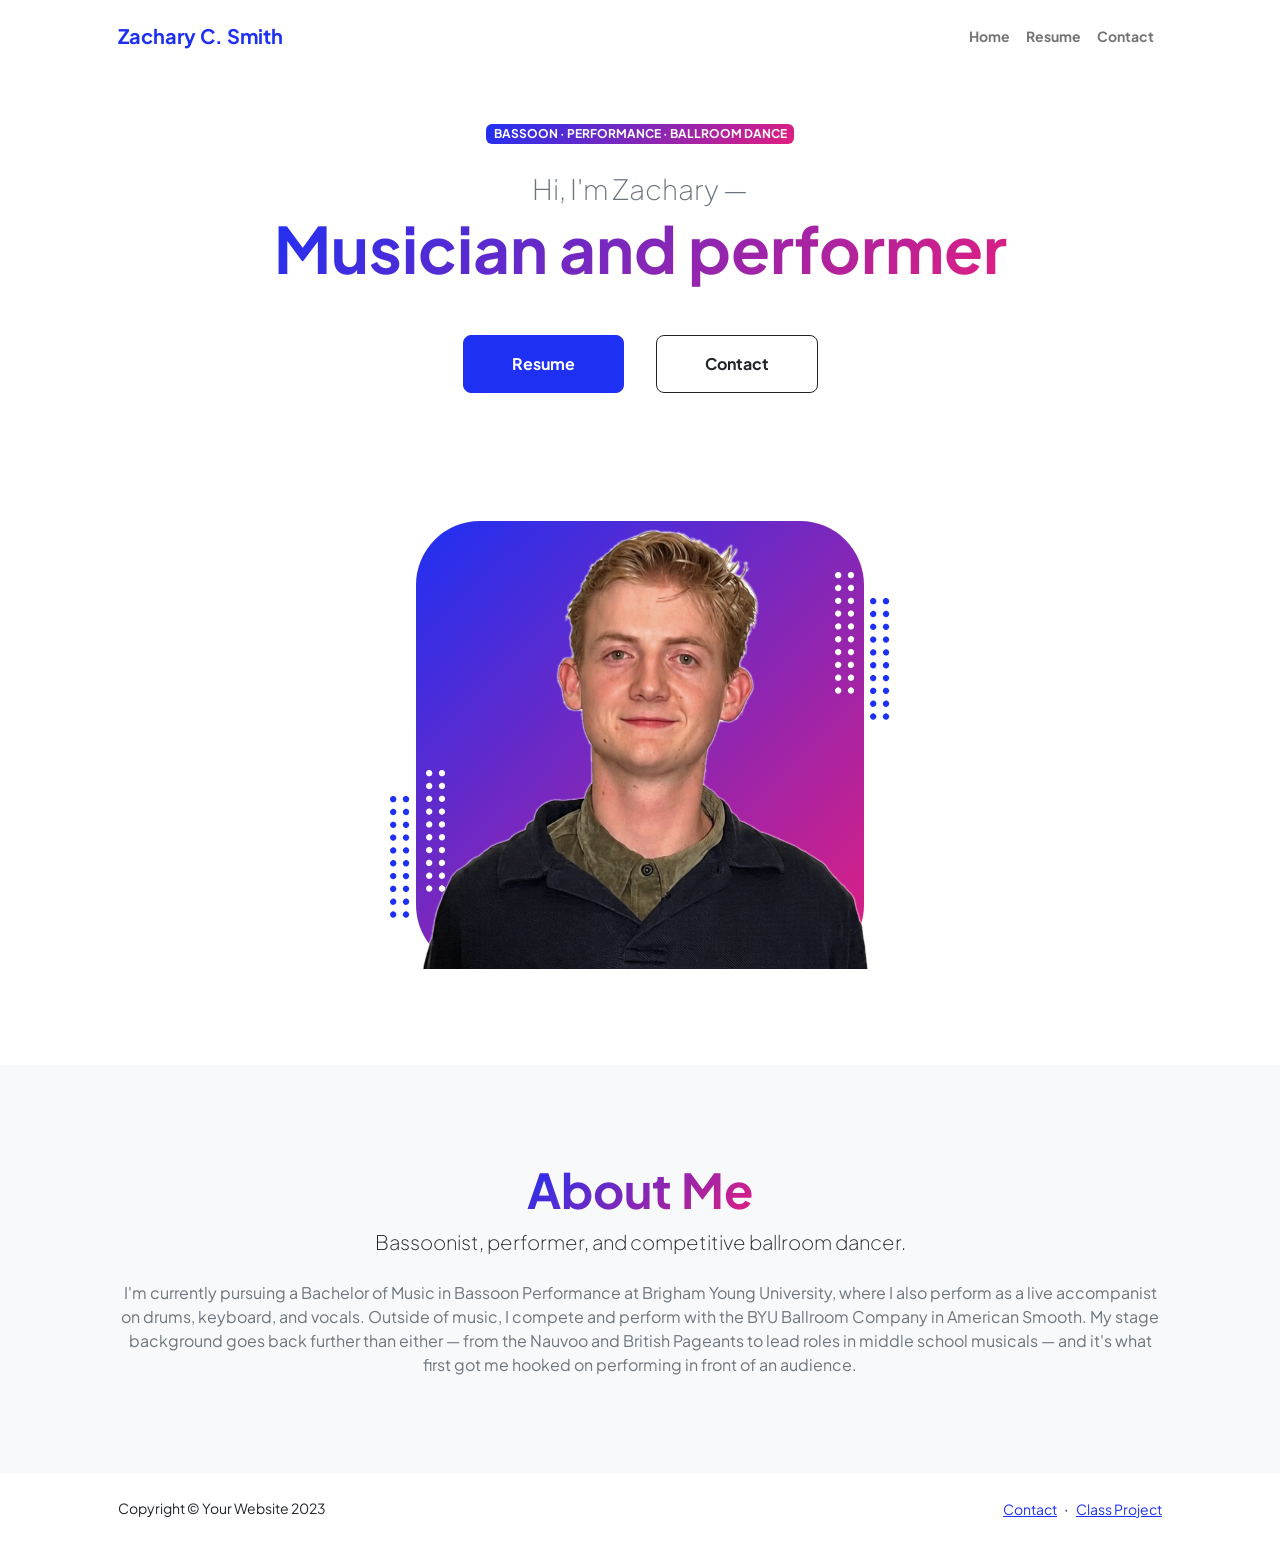
<file: index.html>
<!DOCTYPE html>
<html lang="en">
    <head>
        <meta charset="utf-8" />
        <meta name="viewport" content="width=device-width, initial-scale=1, shrink-to-fit=no" />
        <meta name="description" content="" />
        <meta name="author" content="Zachary C. Smith" />
        <title>Zachary C. Smith — Bassoonist & Performer</title>
        <!-- Favicon-->
        <link rel="icon" type="image/x-icon" href="assets/favicon.ico" />
        <!-- Custom Google font-->
        <link rel="preconnect" href="https://fonts.googleapis.com" />
        <link rel="preconnect" href="https://fonts.gstatic.com" crossorigin />
        <link href="https://fonts.googleapis.com/css2?family=Plus+Jakarta+Sans:wght@100;200;300;400;500;600;700;800;900&amp;display=swap" rel="stylesheet" />
        <!-- Bootstrap icons-->
        <link href="https://cdn.jsdelivr.net/npm/bootstrap-icons@1.8.1/font/bootstrap-icons.css" rel="stylesheet" />
        <!-- Core theme CSS (includes Bootstrap)-->
        <link href="css/styles.css" rel="stylesheet" />
    </head>
    <body class="d-flex flex-column h-100">
        <main class="flex-shrink-0">
            <!-- Navigation-->
            <nav class="navbar navbar-expand-lg navbar-light bg-white py-3">
                <div class="container px-5">
                    <a class="navbar-brand" href="index.html"><span class="fw-bolder text-primary">Zachary C. Smith</span></a>
                    <button class="navbar-toggler" type="button" data-bs-toggle="collapse" data-bs-target="#navbarSupportedContent" aria-controls="navbarSupportedContent" aria-expanded="false" aria-label="Toggle navigation"><span class="navbar-toggler-icon"></span></button>
                    <div class="collapse navbar-collapse" id="navbarSupportedContent">
                        <ul class="navbar-nav ms-auto mb-2 mb-lg-0 small fw-bolder">
                            <li class="nav-item"><a class="nav-link" href="index.html">Home</a></li>
                            <li class="nav-item"><a class="nav-link" href="resume.html">Resume</a></li>
                            <li class="nav-item"><a class="nav-link" href="contact.html">Contact</a></li>
                        </ul>
                    </div>
                </div>
            </nav>
            <!-- Header-->
            <header class="py-5">
                <div class="container px-5 pb-5">
                    <div class="row gx-5 align-items-center">
                        <div class="col-xxl-5">
                            <!-- Header text content-->
                            <div class="text-center text-xxl-start">
                                <div class="badge bg-gradient-primary-to-secondary text-white mb-4"><div class="text-uppercase">Bassoon &middot; Performance &middot; Ballroom Dance</div></div>
                                <div class="fs-3 fw-light text-muted">Hi, I'm Zachary —</div>
                                <h1 class="display-3 fw-bolder mb-5"><span class="text-gradient d-inline">Musician and performer</span></h1>
                                <div class="d-grid gap-3 d-sm-flex justify-content-sm-center justify-content-xxl-start mb-3">
                                    <a class="btn btn-primary btn-lg px-5 py-3 me-sm-3 fs-6 fw-bolder" href="resume.html">Resume</a>
                                    <a class="btn btn-outline-dark btn-lg px-5 py-3 fs-6 fw-bolder" href="contact.html">Contact</a>
                                </div>
                            </div>
                        </div>
                        <div class="col-xxl-7">
                            <!-- Header profile picture-->
                            <div class="d-flex justify-content-center mt-5 mt-xxl-0">
                                <div class="profile bg-gradient-primary-to-secondary">
                                    <!-- TIP: For best results, use a photo with a transparent background like the demo example below-->
                                    <!-- Watch a tutorial on how to do this on YouTube (link)-->
                                    <img class="profile-img" src="assets/profile.png" alt="..." />
                                    <div class="dots-1">
                                        <!-- SVG Dots-->
                                        <svg version="1.1" xmlns="http://www.w3.org/2000/svg" xmlns:xlink="http://www.w3.org/1999/xlink" x="0px" y="0px" viewBox="0 0 191.6 1215.4" style="enable-background: new 0 0 191.6 1215.4" xml:space="preserve">
                                            <g transform="translate(0.000000,1280.000000) scale(0.100000,-0.100000)">
                                                <path d="M227.7,12788.6c-105-35-200-141-222-248c-43-206,163-412,369-369c155,32,275,190,260,339c-11,105-90,213-190,262        C383.7,12801.6,289.7,12808.6,227.7,12788.6z"></path>
                                                <path d="M1507.7,12788.6c-151-50-253-216-222-362c25-119,136-230,254-255c194-41,395,142,375,339c-11,105-90,213-190,262        C1663.7,12801.6,1569.7,12808.6,1507.7,12788.6z"></path>
                                                <path d="M227.7,11508.6c-105-35-200-141-222-248c-43-206,163-412,369-369c155,32,275,190,260,339c-11,105-90,213-190,262        C383.7,11521.6,289.7,11528.6,227.7,11508.6z"></path>
                                                <path d="M1507.7,11508.6c-151-50-253-216-222-362c25-119,136-230,254-255c194-41,395,142,375,339c-11,105-90,213-190,262        C1663.7,11521.6,1569.7,11528.6,1507.7,11508.6z"></path>
                                                <path d="M227.7,10228.6c-105-35-200-141-222-248c-43-206,163-412,369-369c155,32,275,190,260,339c-11,105-90,213-190,262        C383.7,10241.6,289.7,10248.6,227.7,10228.6z"></path>
                                                <path d="M1507.7,10228.6c-105-35-200-141-222-248c-43-206,163-412,369-369c155,32,275,190,260,339c-11,105-90,213-190,262        C1663.7,10241.6,1569.7,10248.6,1507.7,10228.6z"></path>
                                                <path d="M227.7,8948.6c-105-35-200-141-222-248c-43-206,163-412,369-369c155,32,275,190,260,339c-11,105-90,213-190,262        C383.7,8961.6,289.7,8968.6,227.7,8948.6z"></path>
                                                <path d="M1507.7,8948.6c-105-35-200-141-222-248c-43-206,163-412,369-369c155,32,275,190,260,339c-11,105-90,213-190,262        C1663.7,8961.6,1569.7,8968.6,1507.7,8948.6z"></path>
                                                <path d="M227.7,7668.6c-105-35-200-141-222-248c-43-206,163-412,369-369c155,32,275,190,260,339c-11,105-90,213-190,262        C383.7,7681.6,289.7,7688.6,227.7,7668.6z"></path>
                                                <path d="M1507.7,7668.6c-105-35-200-141-222-248c-43-206,163-412,369-369c155,32,275,190,260,339c-11,105-90,213-190,262        C1663.7,7681.6,1569.7,7688.6,1507.7,7668.6z"></path>
                                                <path d="M227.7,6388.6c-105-35-200-141-222-248c-43-206,163-412,369-369c155,32,275,190,260,339c-11,105-90,213-190,262        C383.7,6401.6,289.7,6408.6,227.7,6388.6z"></path>
                                                <path d="M1507.7,6388.6c-105-35-200-141-222-248c-43-206,163-412,369-369c155,32,275,190,260,339c-11,105-90,213-190,262        C1663.7,6401.6,1569.7,6408.6,1507.7,6388.6z"></path>
                                                <path d="M227.7,5108.6c-105-35-200-141-222-248c-43-206,163-412,369-369c155,32,275,190,260,339c-11,105-90,213-190,262        C383.7,5121.6,289.7,5128.6,227.7,5108.6z"></path>
                                                <path d="M1507.7,5108.6c-105-35-200-141-222-248c-43-206,163-412,369-369c155,32,275,190,260,339c-11,105-90,213-190,262        C1663.7,5121.6,1569.7,5128.6,1507.7,5108.6z"></path>
                                                <path d="M227.7,3828.6c-105-35-200-141-222-248c-43-206,163-412,369-369c155,32,275,190,260,339c-11,105-90,213-190,262        C383.7,3841.6,289.7,3848.6,227.7,3828.6z"></path>
                                                <path d="M1507.7,3828.6c-105-35-200-141-222-248c-43-206,163-412,369-369c155,32,275,190,260,339c-11,105-90,213-190,262        C1663.7,3841.6,1569.7,3848.6,1507.7,3828.6z"></path>
                                                <path d="M227.7,2548.6c-105-35-200-141-222-248c-43-206,163-412,369-369c155,32,275,190,260,339c-11,105-90,213-190,262        C383.7,2561.6,289.7,2568.6,227.7,2548.6z"></path>
                                                <path d="M1507.7,2548.6c-105-35-200-141-222-248c-43-206,163-412,369-369c155,32,275,190,260,339c-11,105-90,213-190,262        C1663.7,2561.6,1569.7,2568.6,1507.7,2548.6z"></path>
                                                <path d="M227.7,1268.6c-105-35-200-141-222-248c-43-206,163-412,369-369c155,32,275,190,260,339c-11,105-90,213-190,262        C383.7,1281.6,289.7,1288.6,227.7,1268.6z"></path>
                                                <path d="M1507.7,1268.6c-105-35-200-141-222-248c-43-206,163-412,369-369c155,32,275,190,260,339c-11,105-90,213-190,262        C1663.7,1281.6,1569.7,1288.6,1507.7,1268.6z"></path>
                                            </g>
                                        </svg>
                                        <!-- END of SVG dots-->
                                    </div>
                                    <div class="dots-2">
                                        <!-- SVG Dots-->
                                        <svg version="1.1" xmlns="http://www.w3.org/2000/svg" xmlns:xlink="http://www.w3.org/1999/xlink" x="0px" y="0px" viewBox="0 0 191.6 1215.4" style="enable-background: new 0 0 191.6 1215.4" xml:space="preserve">
                                            <g transform="translate(0.000000,1280.000000) scale(0.100000,-0.100000)">
                                                <path d="M227.7,12788.6c-105-35-200-141-222-248c-43-206,163-412,369-369c155,32,275,190,260,339c-11,105-90,213-190,262        C383.7,12801.6,289.7,12808.6,227.7,12788.6z"></path>
                                                <path d="M1507.7,12788.6c-151-50-253-216-222-362c25-119,136-230,254-255c194-41,395,142,375,339c-11,105-90,213-190,262        C1663.7,12801.6,1569.7,12808.6,1507.7,12788.6z"></path>
                                                <path d="M227.7,11508.6c-105-35-200-141-222-248c-43-206,163-412,369-369c155,32,275,190,260,339c-11,105-90,213-190,262        C383.7,11521.6,289.7,11528.6,227.7,11508.6z"></path>
                                                <path d="M1507.7,11508.6c-151-50-253-216-222-362c25-119,136-230,254-255c194-41,395,142,375,339c-11,105-90,213-190,262        C1663.7,11521.6,1569.7,11528.6,1507.7,11508.6z"></path>
                                                <path d="M227.7,10228.6c-105-35-200-141-222-248c-43-206,163-412,369-369c155,32,275,190,260,339c-11,105-90,213-190,262        C383.7,10241.6,289.7,10248.6,227.7,10228.6z"></path>
                                                <path d="M1507.7,10228.6c-105-35-200-141-222-248c-43-206,163-412,369-369c155,32,275,190,260,339c-11,105-90,213-190,262        C1663.7,10241.6,1569.7,10248.6,1507.7,10228.6z"></path>
                                                <path d="M227.7,8948.6c-105-35-200-141-222-248c-43-206,163-412,369-369c155,32,275,190,260,339c-11,105-90,213-190,262        C383.7,8961.6,289.7,8968.6,227.7,8948.6z"></path>
                                                <path d="M1507.7,8948.6c-105-35-200-141-222-248c-43-206,163-412,369-369c155,32,275,190,260,339c-11,105-90,213-190,262        C1663.7,8961.6,1569.7,8968.6,1507.7,8948.6z"></path>
                                                <path d="M227.7,7668.6c-105-35-200-141-222-248c-43-206,163-412,369-369c155,32,275,190,260,339c-11,105-90,213-190,262        C383.7,7681.6,289.7,7688.6,227.7,7668.6z"></path>
                                                <path d="M1507.7,7668.6c-105-35-200-141-222-248c-43-206,163-412,369-369c155,32,275,190,260,339c-11,105-90,213-190,262        C1663.7,7681.6,1569.7,7688.6,1507.7,7668.6z"></path>
                                                <path d="M227.7,6388.6c-105-35-200-141-222-248c-43-206,163-412,369-369c155,32,275,190,260,339c-11,105-90,213-190,262        C383.7,6401.6,289.7,6408.6,227.7,6388.6z"></path>
                                                <path d="M1507.7,6388.6c-105-35-200-141-222-248c-43-206,163-412,369-369c155,32,275,190,260,339c-11,105-90,213-190,262        C1663.7,6401.6,1569.7,6408.6,1507.7,6388.6z"></path>
                                                <path d="M227.7,5108.6c-105-35-200-141-222-248c-43-206,163-412,369-369c155,32,275,190,260,339c-11,105-90,213-190,262        C383.7,5121.6,289.7,5128.6,227.7,5108.6z"></path>
                                                <path d="M1507.7,5108.6c-105-35-200-141-222-248c-43-206,163-412,369-369c155,32,275,190,260,339c-11,105-90,213-190,262        C1663.7,5121.6,1569.7,5128.6,1507.7,5108.6z"></path>
                                                <path d="M227.7,3828.6c-105-35-200-141-222-248c-43-206,163-412,369-369c155,32,275,190,260,339c-11,105-90,213-190,262        C383.7,3841.6,289.7,3848.6,227.7,3828.6z"></path>
                                                <path d="M1507.7,3828.6c-105-35-200-141-222-248c-43-206,163-412,369-369c155,32,275,190,260,339c-11,105-90,213-190,262        C1663.7,3841.6,1569.7,3848.6,1507.7,3828.6z"></path>
                                                <path d="M227.7,2548.6c-105-35-200-141-222-248c-43-206,163-412,369-369c155,32,275,190,260,339c-11,105-90,213-190,262        C383.7,2561.6,289.7,2568.6,227.7,2548.6z"></path>
                                                <path d="M1507.7,2548.6c-105-35-200-141-222-248c-43-206,163-412,369-369c155,32,275,190,260,339c-11,105-90,213-190,262        C1663.7,2561.6,1569.7,2568.6,1507.7,2548.6z"></path>
                                                <path d="M227.7,1268.6c-105-35-200-141-222-248c-43-206,163-412,369-369c155,32,275,190,260,339c-11,105-90,213-190,262        C383.7,1281.6,289.7,1288.6,227.7,1268.6z"></path>
                                                <path d="M1507.7,1268.6c-105-35-200-141-222-248c-43-206,163-412,369-369c155,32,275,190,260,339c-11,105-90,213-190,262        C1663.7,1281.6,1569.7,1288.6,1507.7,1268.6z"></path>
                                            </g>
                                        </svg>
                                        <!-- END of SVG dots-->
                                    </div>
                                    <div class="dots-3">
                                        <!-- SVG Dots-->
                                        <svg version="1.1" xmlns="http://www.w3.org/2000/svg" xmlns:xlink="http://www.w3.org/1999/xlink" x="0px" y="0px" viewBox="0 0 191.6 1215.4" style="enable-background: new 0 0 191.6 1215.4" xml:space="preserve">
                                            <g transform="translate(0.000000,1280.000000) scale(0.100000,-0.100000)">
                                                <path d="M227.7,12788.6c-105-35-200-141-222-248c-43-206,163-412,369-369c155,32,275,190,260,339c-11,105-90,213-190,262        C383.7,12801.6,289.7,12808.6,227.7,12788.6z"></path>
                                                <path d="M1507.7,12788.6c-151-50-253-216-222-362c25-119,136-230,254-255c194-41,395,142,375,339c-11,105-90,213-190,262        C1663.7,12801.6,1569.7,12808.6,1507.7,12788.6z"></path>
                                                <path d="M227.7,11508.6c-105-35-200-141-222-248c-43-206,163-412,369-369c155,32,275,190,260,339c-11,105-90,213-190,262        C383.7,11521.6,289.7,11528.6,227.7,11508.6z"></path>
                                                <path d="M1507.7,11508.6c-151-50-253-216-222-362c25-119,136-230,254-255c194-41,395,142,375,339c-11,105-90,213-190,262        C1663.7,11521.6,1569.7,11528.6,1507.7,11508.6z"></path>
                                                <path d="M227.7,10228.6c-105-35-200-141-222-248c-43-206,163-412,369-369c155,32,275,190,260,339c-11,105-90,213-190,262        C383.7,10241.6,289.7,10248.6,227.7,10228.6z"></path>
                                                <path d="M1507.7,10228.6c-105-35-200-141-222-248c-43-206,163-412,369-369c155,32,275,190,260,339c-11,105-90,213-190,262        C1663.7,10241.6,1569.7,10248.6,1507.7,10228.6z"></path>
                                                <path d="M227.7,8948.6c-105-35-200-141-222-248c-43-206,163-412,369-369c155,32,275,190,260,339c-11,105-90,213-190,262        C383.7,8961.6,289.7,8968.6,227.7,8948.6z"></path>
                                                <path d="M1507.7,8948.6c-105-35-200-141-222-248c-43-206,163-412,369-369c155,32,275,190,260,339c-11,105-90,213-190,262        C1663.7,8961.6,1569.7,8968.6,1507.7,8948.6z"></path>
                                                <path d="M227.7,7668.6c-105-35-200-141-222-248c-43-206,163-412,369-369c155,32,275,190,260,339c-11,105-90,213-190,262        C383.7,7681.6,289.7,7688.6,227.7,7668.6z"></path>
                                                <path d="M1507.7,7668.6c-105-35-200-141-222-248c-43-206,163-412,369-369c155,32,275,190,260,339c-11,105-90,213-190,262        C1663.7,7681.6,1569.7,7688.6,1507.7,7668.6z"></path>
                                                <path d="M227.7,6388.6c-105-35-200-141-222-248c-43-206,163-412,369-369c155,32,275,190,260,339c-11,105-90,213-190,262        C383.7,6401.6,289.7,6408.6,227.7,6388.6z"></path>
                                                <path d="M1507.7,6388.6c-105-35-200-141-222-248c-43-206,163-412,369-369c155,32,275,190,260,339c-11,105-90,213-190,262        C1663.7,6401.6,1569.7,6408.6,1507.7,6388.6z"></path>
                                                <path d="M227.7,5108.6c-105-35-200-141-222-248c-43-206,163-412,369-369c155,32,275,190,260,339c-11,105-90,213-190,262        C383.7,5121.6,289.7,5128.6,227.7,5108.6z"></path>
                                                <path d="M1507.7,5108.6c-105-35-200-141-222-248c-43-206,163-412,369-369c155,32,275,190,260,339c-11,105-90,213-190,262        C1663.7,5121.6,1569.7,5128.6,1507.7,5108.6z"></path>
                                                <path d="M227.7,3828.6c-105-35-200-141-222-248c-43-206,163-412,369-369c155,32,275,190,260,339c-11,105-90,213-190,262        C383.7,3841.6,289.7,3848.6,227.7,3828.6z"></path>
                                                <path d="M1507.7,3828.6c-105-35-200-141-222-248c-43-206,163-412,369-369c155,32,275,190,260,339c-11,105-90,213-190,262        C1663.7,3841.6,1569.7,3848.6,1507.7,3828.6z"></path>
                                                <path d="M227.7,2548.6c-105-35-200-141-222-248c-43-206,163-412,369-369c155,32,275,190,260,339c-11,105-90,213-190,262        C383.7,2561.6,289.7,2568.6,227.7,2548.6z"></path>
                                                <path d="M1507.7,2548.6c-105-35-200-141-222-248c-43-206,163-412,369-369c155,32,275,190,260,339c-11,105-90,213-190,262        C1663.7,2561.6,1569.7,2568.6,1507.7,2548.6z"></path>
                                                <path d="M227.7,1268.6c-105-35-200-141-222-248c-43-206,163-412,369-369c155,32,275,190,260,339c-11,105-90,213-190,262        C383.7,1281.6,289.7,1288.6,227.7,1268.6z"></path>
                                                <path d="M1507.7,1268.6c-105-35-200-141-222-248c-43-206,163-412,369-369c155,32,275,190,260,339c-11,105-90,213-190,262        C1663.7,1281.6,1569.7,1288.6,1507.7,1268.6z"></path>
                                            </g>
                                        </svg>
                                        <!-- END of SVG dots-->
                                    </div>
                                    <div class="dots-4">
                                        <!-- SVG Dots-->
                                        <svg version="1.1" xmlns="http://www.w3.org/2000/svg" xmlns:xlink="http://www.w3.org/1999/xlink" x="0px" y="0px" viewBox="0 0 191.6 1215.4" style="enable-background: new 0 0 191.6 1215.4" xml:space="preserve">
                                            <g transform="translate(0.000000,1280.000000) scale(0.100000,-0.100000)">
                                                <path d="M227.7,12788.6c-105-35-200-141-222-248c-43-206,163-412,369-369c155,32,275,190,260,339c-11,105-90,213-190,262        C383.7,12801.6,289.7,12808.6,227.7,12788.6z"></path>
                                                <path d="M1507.7,12788.6c-151-50-253-216-222-362c25-119,136-230,254-255c194-41,395,142,375,339c-11,105-90,213-190,262        C1663.7,12801.6,1569.7,12808.6,1507.7,12788.6z"></path>
                                                <path d="M227.7,11508.6c-105-35-200-141-222-248c-43-206,163-412,369-369c155,32,275,190,260,339c-11,105-90,213-190,262        C383.7,11521.6,289.7,11528.6,227.7,11508.6z"></path>
                                                <path d="M1507.7,11508.6c-151-50-253-216-222-362c25-119,136-230,254-255c194-41,395,142,375,339c-11,105-90,213-190,262        C1663.7,11521.6,1569.7,11528.6,1507.7,11508.6z"></path>
                                                <path d="M227.7,10228.6c-105-35-200-141-222-248c-43-206,163-412,369-369c155,32,275,190,260,339c-11,105-90,213-190,262        C383.7,10241.6,289.7,10248.6,227.7,10228.6z"></path>
                                                <path d="M1507.7,10228.6c-105-35-200-141-222-248c-43-206,163-412,369-369c155,32,275,190,260,339c-11,105-90,213-190,262        C1663.7,10241.6,1569.7,10248.6,1507.7,10228.6z"></path>
                                                <path d="M227.7,8948.6c-105-35-200-141-222-248c-43-206,163-412,369-369c155,32,275,190,260,339c-11,105-90,213-190,262        C383.7,8961.6,289.7,8968.6,227.7,8948.6z"></path>
                                                <path d="M1507.7,8948.6c-105-35-200-141-222-248c-43-206,163-412,369-369c155,32,275,190,260,339c-11,105-90,213-190,262        C1663.7,8961.6,1569.7,8968.6,1507.7,8948.6z"></path>
                                                <path d="M227.7,7668.6c-105-35-200-141-222-248c-43-206,163-412,369-369c155,32,275,190,260,339c-11,105-90,213-190,262        C383.7,7681.6,289.7,7688.6,227.7,7668.6z"></path>
                                                <path d="M1507.7,7668.6c-105-35-200-141-222-248c-43-206,163-412,369-369c155,32,275,190,260,339c-11,105-90,213-190,262        C1663.7,7681.6,1569.7,7688.6,1507.7,7668.6z"></path>
                                                <path d="M227.7,6388.6c-105-35-200-141-222-248c-43-206,163-412,369-369c155,32,275,190,260,339c-11,105-90,213-190,262        C383.7,6401.6,289.7,6408.6,227.7,6388.6z"></path>
                                                <path d="M1507.7,6388.6c-105-35-200-141-222-248c-43-206,163-412,369-369c155,32,275,190,260,339c-11,105-90,213-190,262        C1663.7,6401.6,1569.7,6408.6,1507.7,6388.6z"></path>
                                                <path d="M227.7,5108.6c-105-35-200-141-222-248c-43-206,163-412,369-369c155,32,275,190,260,339c-11,105-90,213-190,262        C383.7,5121.6,289.7,5128.6,227.7,5108.6z"></path>
                                                <path d="M1507.7,5108.6c-105-35-200-141-222-248c-43-206,163-412,369-369c155,32,275,190,260,339c-11,105-90,213-190,262        C1663.7,5121.6,1569.7,5128.6,1507.7,5108.6z"></path>
                                                <path d="M227.7,3828.6c-105-35-200-141-222-248c-43-206,163-412,369-369c155,32,275,190,260,339c-11,105-90,213-190,262        C383.7,3841.6,289.7,3848.6,227.7,3828.6z"></path>
                                                <path d="M1507.7,3828.6c-105-35-200-141-222-248c-43-206,163-412,369-369c155,32,275,190,260,339c-11,105-90,213-190,262        C1663.7,3841.6,1569.7,3848.6,1507.7,3828.6z"></path>
                                                <path d="M227.7,2548.6c-105-35-200-141-222-248c-43-206,163-412,369-369c155,32,275,190,260,339c-11,105-90,213-190,262        C383.7,2561.6,289.7,2568.6,227.7,2548.6z"></path>
                                                <path d="M1507.7,2548.6c-105-35-200-141-222-248c-43-206,163-412,369-369c155,32,275,190,260,339c-11,105-90,213-190,262        C1663.7,2561.6,1569.7,2568.6,1507.7,2548.6z"></path>
                                                <path d="M227.7,1268.6c-105-35-200-141-222-248c-43-206,163-412,369-369c155,32,275,190,260,339c-11,105-90,213-190,262        C383.7,1281.6,289.7,1288.6,227.7,1268.6z"></path>
                                                <path d="M1507.7,1268.6c-105-35-200-141-222-248c-43-206,163-412,369-369c155,32,275,190,260,339c-11,105-90,213-190,262        C1663.7,1281.6,1569.7,1288.6,1507.7,1268.6z"></path>
                                            </g>
                                        </svg>
                                        <!-- END of SVG dots-->
                                    </div>
                                </div>
                            </div>
                        </div>
                    </div>
                </div>
            </header>
            <!-- About Section-->
            <section class="bg-light py-5">
                <div class="container px-5">
                    <div class="row gx-5 justify-content-center">
                        <div class="col-xxl-8">
                            <div class="text-center my-5">
                                <h2 class="display-5 fw-bolder"><span class="text-gradient d-inline">About Me</span></h2>
                                <p class="lead fw-light mb-4">Bassoonist, performer, and competitive ballroom dancer.</p>
                                <p class="text-muted">I'm currently pursuing a Bachelor of Music in Bassoon Performance at Brigham Young University, where I also perform as a live accompanist on drums, keyboard, and vocals. Outside of music, I compete and perform with the BYU Ballroom Company in American Smooth. My stage background goes back further than either — from the Nauvoo and British Pageants to lead roles in middle school musicals — and it's what first got me hooked on performing in front of an audience.</p>
                            </div>
                        </div>
                    </div>
                </div>
            </section>
        </main>
        <!-- Footer-->
        <footer class="bg-white py-4 mt-auto">
            <div class="container px-5">
                <div class="row align-items-center justify-content-between flex-column flex-sm-row">
                    <div class="col-auto"><div class="small m-0">Copyright &copy; Your Website 2023</div></div>
                    <div class="col-auto">
                        <a class="small" href="contact.html">Contact</a>
                        <span class="mx-1">&middot;</span>
                        <a class="small" href="yoyo.html">Class Project</a>
                    </div>
                </div>
            </div>
        </footer>
        <!-- Bootstrap core JS-->
        <script src="https://cdn.jsdelivr.net/npm/bootstrap@5.2.3/dist/js/bootstrap.bundle.min.js"></script>
        <!-- Core theme JS-->
        <script src="js/scripts.js"></script>
    </body>
</html>
</file>
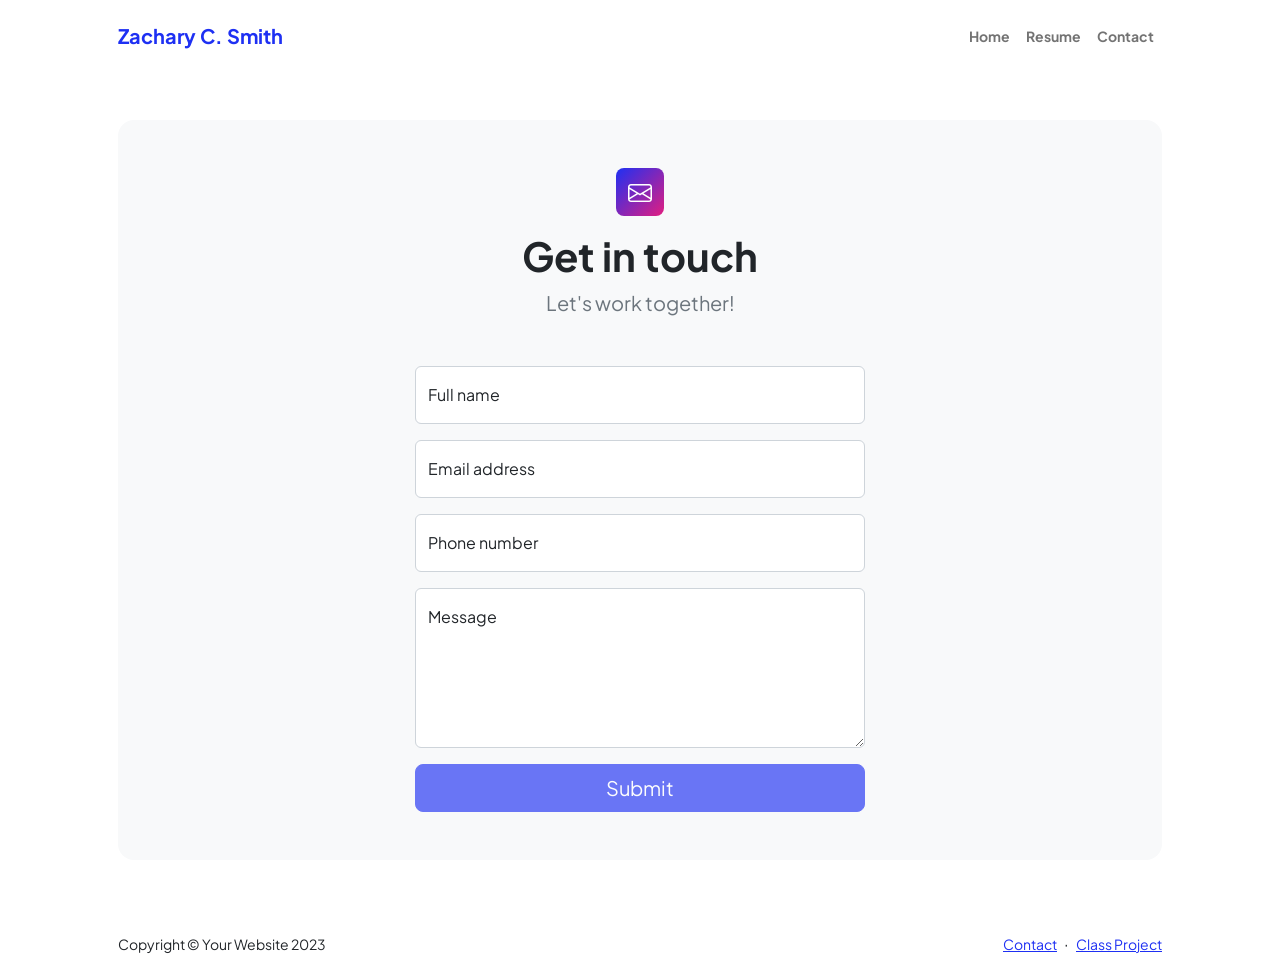
<file: contact (1).html>
<!DOCTYPE html>
<html lang="en">
    <head>
        <meta charset="utf-8" />
        <meta name="viewport" content="width=device-width, initial-scale=1, shrink-to-fit=no" />
        <meta name="description" content />
        <meta name="author" content="Zachary C. Smith" />
        <title>Zachary C. Smith — Contact</title>
        <!-- Favicon-->
        <link rel="icon" type="image/x-icon" href="assets/favicon.ico" />
        <!-- Custom Google font-->
        <link rel="preconnect" href="https://fonts.googleapis.com" />
        <link rel="preconnect" href="https://fonts.gstatic.com" crossorigin />
        <link href="https://fonts.googleapis.com/css2?family=Plus+Jakarta+Sans:wght@100;200;300;400;500;600;700;800;900&amp;display=swap" rel="stylesheet" />
        <!-- Bootstrap icons-->
        <link href="https://cdn.jsdelivr.net/npm/bootstrap-icons@1.8.1/font/bootstrap-icons.css" rel="stylesheet" />
        <!-- Core theme CSS (includes Bootstrap)-->
        <link href="css/styles.css" rel="stylesheet" />
    </head>
    <body class="d-flex flex-column">
        <main class="flex-shrink-0">
            <!-- Navigation-->
            <nav class="navbar navbar-expand-lg navbar-light bg-white py-3">
                <div class="container px-5">
                    <a class="navbar-brand" href="index.html"><span class="fw-bolder text-primary">Zachary C. Smith</span></a>
                    <button class="navbar-toggler" type="button" data-bs-toggle="collapse" data-bs-target="#navbarSupportedContent" aria-controls="navbarSupportedContent" aria-expanded="false" aria-label="Toggle navigation"><span class="navbar-toggler-icon"></span></button>
                    <div class="collapse navbar-collapse" id="navbarSupportedContent">
                        <ul class="navbar-nav ms-auto mb-2 mb-lg-0 small fw-bolder">
                            <li class="nav-item"><a class="nav-link" href="index.html">Home</a></li>
                            <li class="nav-item"><a class="nav-link" href="resume.html">Resume</a></li>
                            <li class="nav-item"><a class="nav-link" href="contact.html">Contact</a></li>
                        </ul>
                    </div>
                </div>
            </nav>
            <!-- Page content-->
            <section class="py-5">
                <div class="container px-5">
                    <!-- Contact form-->
                    <div class="bg-light rounded-4 py-5 px-4 px-md-5">
                        <div class="text-center mb-5">
                            <div class="feature bg-primary bg-gradient-primary-to-secondary text-white rounded-3 mb-3"><i class="bi bi-envelope"></i></div>
                            <h1 class="fw-bolder">Get in touch</h1>
                            <p class="lead fw-normal text-muted mb-0">Let's work together!</p>
                        </div>
                        <div class="row gx-5 justify-content-center">
                            <div class="col-lg-8 col-xl-6">
                                <!-- * * * * * * * * * * * * * * *-->
                                <!-- * * SB Forms Contact Form * *-->
                                <!-- * * * * * * * * * * * * * * *-->
                                <!-- This form is pre-integrated with SB Forms.-->
                                <!-- To make this form functional, sign up at-->
                                <!-- https://startbootstrap.com/solution/contact-forms-->
                                <!-- to get an API token!-->
                                <form id="contactForm" data-sb-form-api-token="API_TOKEN">
                                    <!-- Name input-->
                                    <div class="form-floating mb-3">
                                        <input class="form-control" id="name" type="text" placeholder="Enter your name..." data-sb-validations="required" />
                                        <label for="name">Full name</label>
                                        <div class="invalid-feedback" data-sb-feedback="name:required">A name is required.</div>
                                    </div>
                                    <!-- Email address input-->
                                    <div class="form-floating mb-3">
                                        <input class="form-control" id="email" type="email" placeholder="name@example.com" data-sb-validations="required,email" />
                                        <label for="email">Email address</label>
                                        <div class="invalid-feedback" data-sb-feedback="email:required">An email is required.</div>
                                        <div class="invalid-feedback" data-sb-feedback="email:email">Email is not valid.</div>
                                    </div>
                                    <!-- Phone number input-->
                                    <div class="form-floating mb-3">
                                        <input class="form-control" id="phone" type="tel" placeholder="(123) 456-7890" data-sb-validations="required" />
                                        <label for="phone">Phone number</label>
                                        <div class="invalid-feedback" data-sb-feedback="phone:required">A phone number is required.</div>
                                    </div>
                                    <!-- Message input-->
                                    <div class="form-floating mb-3">
                                        <textarea class="form-control" id="message" type="text" placeholder="Enter your message here..." style="height: 10rem" data-sb-validations="required"></textarea>
                                        <label for="message">Message</label>
                                        <div class="invalid-feedback" data-sb-feedback="message:required">A message is required.</div>
                                    </div>
                                    <!-- Submit success message-->
                                    <!---->
                                    <!-- This is what your users will see when the form-->
                                    <!-- has successfully submitted-->
                                    <div class="d-none" id="submitSuccessMessage">
                                        <div class="text-center mb-3">
                                            <div class="fw-bolder">Form submission successful!</div>
                                            To activate this form, sign up at
                                            <br />
                                            <a href="https://startbootstrap.com/solution/contact-forms">https://startbootstrap.com/solution/contact-forms</a>
                                        </div>
                                    </div>
                                    <!-- Submit error message-->
                                    <!---->
                                    <!-- This is what your users will see when there is-->
                                    <!-- an error submitting the form-->
                                    <div class="d-none" id="submitErrorMessage"><div class="text-center text-danger mb-3">Error sending message!</div></div>
                                    <!-- Submit Button-->
                                    <div class="d-grid"><button class="btn btn-primary btn-lg disabled" id="submitButton" type="submit">Submit</button></div>
                                </form>
                            </div>
                        </div>
                    </div>
                </div>
            </section>
        </main>
        <!-- Footer-->
        <footer class="bg-white py-4 mt-auto">
            <div class="container px-5">
                <div class="row align-items-center justify-content-between flex-column flex-sm-row">
                    <div class="col-auto"><div class="small m-0">Copyright &copy; Your Website 2023</div></div>
                    <div class="col-auto">
                        <a class="small" href="contact.html">Contact</a>
                        <span class="mx-1">&middot;</span>
                        <a class="small" href="yoyo.html">Class Project</a>
                    </div>
                </div>
            </div>
        </footer>
        <!-- Bootstrap core JS-->
        <script src="https://cdn.jsdelivr.net/npm/bootstrap@5.2.3/dist/js/bootstrap.bundle.min.js"></script>
        <!-- Core theme JS-->
        <script src="js/scripts.js"></script>
        <!-- * * * * * * * * * * * * * * * * * * * * * * * * * * * * * * * * * * * * * * * *-->
        <!-- * *                               SB Forms JS                               * *-->
        <!-- * * Activate your form at https://startbootstrap.com/solution/contact-forms * *-->
        <!-- * * * * * * * * * * * * * * * * * * * * * * * * * * * * * * * * * * * * * * * *-->
        <script src="https://cdn.startbootstrap.com/sb-forms-latest.js"></script>
    </body>
</html>
</file>
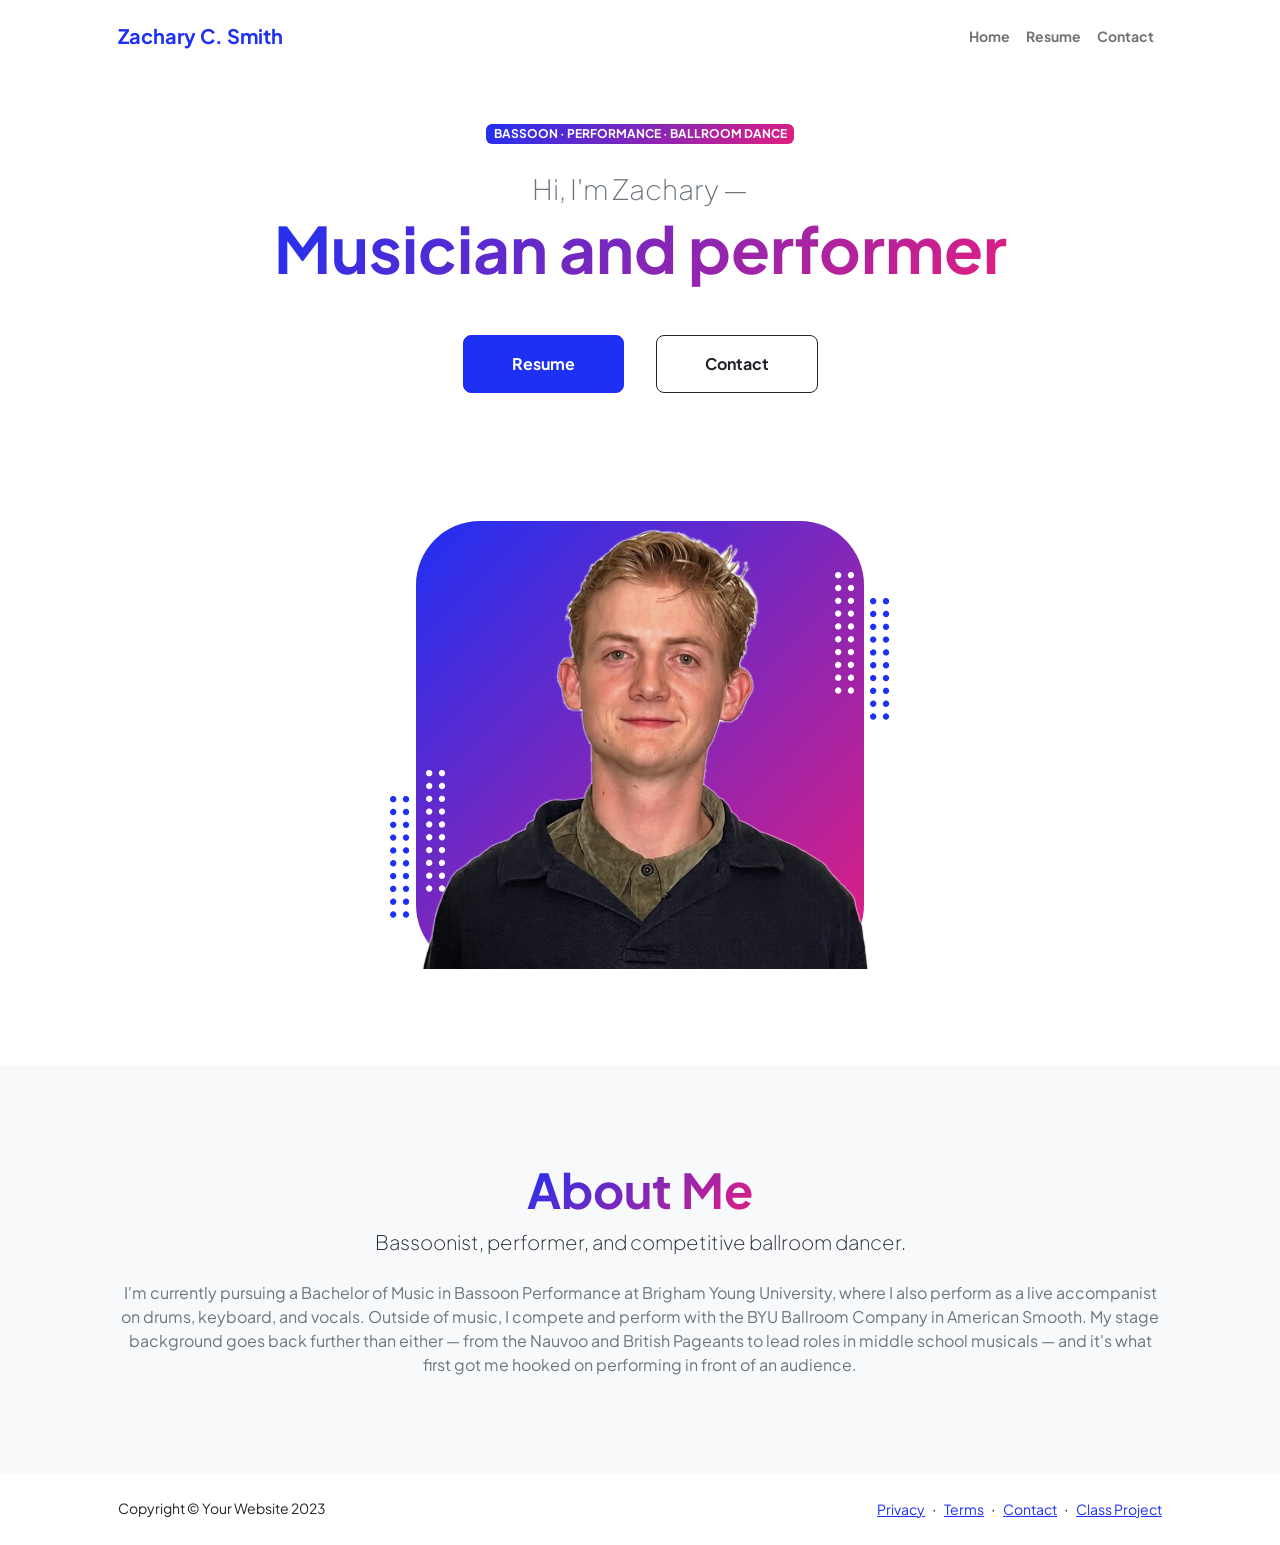
<file: index (1).html>
<!DOCTYPE html>
<html lang="en">
    <head>
        <meta charset="utf-8" />
        <meta name="viewport" content="width=device-width, initial-scale=1, shrink-to-fit=no" />
        <meta name="description" content="" />
        <meta name="author" content="Zachary C. Smith" />
        <title>Zachary C. Smith — Bassoonist & Performer</title>
        <!-- Favicon-->
        <link rel="icon" type="image/x-icon" href="assets/favicon.ico" />
        <!-- Custom Google font-->
        <link rel="preconnect" href="https://fonts.googleapis.com" />
        <link rel="preconnect" href="https://fonts.gstatic.com" crossorigin />
        <link href="https://fonts.googleapis.com/css2?family=Plus+Jakarta+Sans:wght@100;200;300;400;500;600;700;800;900&amp;display=swap" rel="stylesheet" />
        <!-- Bootstrap icons-->
        <link href="https://cdn.jsdelivr.net/npm/bootstrap-icons@1.8.1/font/bootstrap-icons.css" rel="stylesheet" />
        <!-- Core theme CSS (includes Bootstrap)-->
        <link href="css/styles.css" rel="stylesheet" />
    </head>
    <body class="d-flex flex-column h-100">
        <main class="flex-shrink-0">
            <!-- Navigation-->
            <nav class="navbar navbar-expand-lg navbar-light bg-white py-3">
                <div class="container px-5">
                    <a class="navbar-brand" href="index.html"><span class="fw-bolder text-primary">Zachary C. Smith</span></a>
                    <button class="navbar-toggler" type="button" data-bs-toggle="collapse" data-bs-target="#navbarSupportedContent" aria-controls="navbarSupportedContent" aria-expanded="false" aria-label="Toggle navigation"><span class="navbar-toggler-icon"></span></button>
                    <div class="collapse navbar-collapse" id="navbarSupportedContent">
                        <ul class="navbar-nav ms-auto mb-2 mb-lg-0 small fw-bolder">
                            <li class="nav-item"><a class="nav-link" href="index.html">Home</a></li>
                            <li class="nav-item"><a class="nav-link" href="resume.html">Resume</a></li>
                            <li class="nav-item"><a class="nav-link" href="contact.html">Contact</a></li>
                        </ul>
                    </div>
                </div>
            </nav>
            <!-- Header-->
            <header class="py-5">
                <div class="container px-5 pb-5">
                    <div class="row gx-5 align-items-center">
                        <div class="col-xxl-5">
                            <!-- Header text content-->
                            <div class="text-center text-xxl-start">
                                <div class="badge bg-gradient-primary-to-secondary text-white mb-4"><div class="text-uppercase">Bassoon &middot; Performance &middot; Ballroom Dance</div></div>
                                <div class="fs-3 fw-light text-muted">Hi, I'm Zachary —</div>
                                <h1 class="display-3 fw-bolder mb-5"><span class="text-gradient d-inline">Musician and performer</span></h1>
                                <div class="d-grid gap-3 d-sm-flex justify-content-sm-center justify-content-xxl-start mb-3">
                                    <a class="btn btn-primary btn-lg px-5 py-3 me-sm-3 fs-6 fw-bolder" href="resume.html">Resume</a>
                                    <a class="btn btn-outline-dark btn-lg px-5 py-3 fs-6 fw-bolder" href="contact.html">Contact</a>
                                </div>
                            </div>
                        </div>
                        <div class="col-xxl-7">
                            <!-- Header profile picture-->
                            <div class="d-flex justify-content-center mt-5 mt-xxl-0">
                                <div class="profile bg-gradient-primary-to-secondary">
                                    <!-- TIP: For best results, use a photo with a transparent background like the demo example below-->
                                    <!-- Watch a tutorial on how to do this on YouTube (link)-->
                                    <img class="profile-img" src="assets/profile.png" alt="..." />
                                    <div class="dots-1">
                                        <!-- SVG Dots-->
                                        <svg version="1.1" xmlns="http://www.w3.org/2000/svg" xmlns:xlink="http://www.w3.org/1999/xlink" x="0px" y="0px" viewBox="0 0 191.6 1215.4" style="enable-background: new 0 0 191.6 1215.4" xml:space="preserve">
                                            <g transform="translate(0.000000,1280.000000) scale(0.100000,-0.100000)">
                                                <path d="M227.7,12788.6c-105-35-200-141-222-248c-43-206,163-412,369-369c155,32,275,190,260,339c-11,105-90,213-190,262        C383.7,12801.6,289.7,12808.6,227.7,12788.6z"></path>
                                                <path d="M1507.7,12788.6c-151-50-253-216-222-362c25-119,136-230,254-255c194-41,395,142,375,339c-11,105-90,213-190,262        C1663.7,12801.6,1569.7,12808.6,1507.7,12788.6z"></path>
                                                <path d="M227.7,11508.6c-105-35-200-141-222-248c-43-206,163-412,369-369c155,32,275,190,260,339c-11,105-90,213-190,262        C383.7,11521.6,289.7,11528.6,227.7,11508.6z"></path>
                                                <path d="M1507.7,11508.6c-151-50-253-216-222-362c25-119,136-230,254-255c194-41,395,142,375,339c-11,105-90,213-190,262        C1663.7,11521.6,1569.7,11528.6,1507.7,11508.6z"></path>
                                                <path d="M227.7,10228.6c-105-35-200-141-222-248c-43-206,163-412,369-369c155,32,275,190,260,339c-11,105-90,213-190,262        C383.7,10241.6,289.7,10248.6,227.7,10228.6z"></path>
                                                <path d="M1507.7,10228.6c-105-35-200-141-222-248c-43-206,163-412,369-369c155,32,275,190,260,339c-11,105-90,213-190,262        C1663.7,10241.6,1569.7,10248.6,1507.7,10228.6z"></path>
                                                <path d="M227.7,8948.6c-105-35-200-141-222-248c-43-206,163-412,369-369c155,32,275,190,260,339c-11,105-90,213-190,262        C383.7,8961.6,289.7,8968.6,227.7,8948.6z"></path>
                                                <path d="M1507.7,8948.6c-105-35-200-141-222-248c-43-206,163-412,369-369c155,32,275,190,260,339c-11,105-90,213-190,262        C1663.7,8961.6,1569.7,8968.6,1507.7,8948.6z"></path>
                                                <path d="M227.7,7668.6c-105-35-200-141-222-248c-43-206,163-412,369-369c155,32,275,190,260,339c-11,105-90,213-190,262        C383.7,7681.6,289.7,7688.6,227.7,7668.6z"></path>
                                                <path d="M1507.7,7668.6c-105-35-200-141-222-248c-43-206,163-412,369-369c155,32,275,190,260,339c-11,105-90,213-190,262        C1663.7,7681.6,1569.7,7688.6,1507.7,7668.6z"></path>
                                                <path d="M227.7,6388.6c-105-35-200-141-222-248c-43-206,163-412,369-369c155,32,275,190,260,339c-11,105-90,213-190,262        C383.7,6401.6,289.7,6408.6,227.7,6388.6z"></path>
                                                <path d="M1507.7,6388.6c-105-35-200-141-222-248c-43-206,163-412,369-369c155,32,275,190,260,339c-11,105-90,213-190,262        C1663.7,6401.6,1569.7,6408.6,1507.7,6388.6z"></path>
                                                <path d="M227.7,5108.6c-105-35-200-141-222-248c-43-206,163-412,369-369c155,32,275,190,260,339c-11,105-90,213-190,262        C383.7,5121.6,289.7,5128.6,227.7,5108.6z"></path>
                                                <path d="M1507.7,5108.6c-105-35-200-141-222-248c-43-206,163-412,369-369c155,32,275,190,260,339c-11,105-90,213-190,262        C1663.7,5121.6,1569.7,5128.6,1507.7,5108.6z"></path>
                                                <path d="M227.7,3828.6c-105-35-200-141-222-248c-43-206,163-412,369-369c155,32,275,190,260,339c-11,105-90,213-190,262        C383.7,3841.6,289.7,3848.6,227.7,3828.6z"></path>
                                                <path d="M1507.7,3828.6c-105-35-200-141-222-248c-43-206,163-412,369-369c155,32,275,190,260,339c-11,105-90,213-190,262        C1663.7,3841.6,1569.7,3848.6,1507.7,3828.6z"></path>
                                                <path d="M227.7,2548.6c-105-35-200-141-222-248c-43-206,163-412,369-369c155,32,275,190,260,339c-11,105-90,213-190,262        C383.7,2561.6,289.7,2568.6,227.7,2548.6z"></path>
                                                <path d="M1507.7,2548.6c-105-35-200-141-222-248c-43-206,163-412,369-369c155,32,275,190,260,339c-11,105-90,213-190,262        C1663.7,2561.6,1569.7,2568.6,1507.7,2548.6z"></path>
                                                <path d="M227.7,1268.6c-105-35-200-141-222-248c-43-206,163-412,369-369c155,32,275,190,260,339c-11,105-90,213-190,262        C383.7,1281.6,289.7,1288.6,227.7,1268.6z"></path>
                                                <path d="M1507.7,1268.6c-105-35-200-141-222-248c-43-206,163-412,369-369c155,32,275,190,260,339c-11,105-90,213-190,262        C1663.7,1281.6,1569.7,1288.6,1507.7,1268.6z"></path>
                                            </g>
                                        </svg>
                                        <!-- END of SVG dots-->
                                    </div>
                                    <div class="dots-2">
                                        <!-- SVG Dots-->
                                        <svg version="1.1" xmlns="http://www.w3.org/2000/svg" xmlns:xlink="http://www.w3.org/1999/xlink" x="0px" y="0px" viewBox="0 0 191.6 1215.4" style="enable-background: new 0 0 191.6 1215.4" xml:space="preserve">
                                            <g transform="translate(0.000000,1280.000000) scale(0.100000,-0.100000)">
                                                <path d="M227.7,12788.6c-105-35-200-141-222-248c-43-206,163-412,369-369c155,32,275,190,260,339c-11,105-90,213-190,262        C383.7,12801.6,289.7,12808.6,227.7,12788.6z"></path>
                                                <path d="M1507.7,12788.6c-151-50-253-216-222-362c25-119,136-230,254-255c194-41,395,142,375,339c-11,105-90,213-190,262        C1663.7,12801.6,1569.7,12808.6,1507.7,12788.6z"></path>
                                                <path d="M227.7,11508.6c-105-35-200-141-222-248c-43-206,163-412,369-369c155,32,275,190,260,339c-11,105-90,213-190,262        C383.7,11521.6,289.7,11528.6,227.7,11508.6z"></path>
                                                <path d="M1507.7,11508.6c-151-50-253-216-222-362c25-119,136-230,254-255c194-41,395,142,375,339c-11,105-90,213-190,262        C1663.7,11521.6,1569.7,11528.6,1507.7,11508.6z"></path>
                                                <path d="M227.7,10228.6c-105-35-200-141-222-248c-43-206,163-412,369-369c155,32,275,190,260,339c-11,105-90,213-190,262        C383.7,10241.6,289.7,10248.6,227.7,10228.6z"></path>
                                                <path d="M1507.7,10228.6c-105-35-200-141-222-248c-43-206,163-412,369-369c155,32,275,190,260,339c-11,105-90,213-190,262        C1663.7,10241.6,1569.7,10248.6,1507.7,10228.6z"></path>
                                                <path d="M227.7,8948.6c-105-35-200-141-222-248c-43-206,163-412,369-369c155,32,275,190,260,339c-11,105-90,213-190,262        C383.7,8961.6,289.7,8968.6,227.7,8948.6z"></path>
                                                <path d="M1507.7,8948.6c-105-35-200-141-222-248c-43-206,163-412,369-369c155,32,275,190,260,339c-11,105-90,213-190,262        C1663.7,8961.6,1569.7,8968.6,1507.7,8948.6z"></path>
                                                <path d="M227.7,7668.6c-105-35-200-141-222-248c-43-206,163-412,369-369c155,32,275,190,260,339c-11,105-90,213-190,262        C383.7,7681.6,289.7,7688.6,227.7,7668.6z"></path>
                                                <path d="M1507.7,7668.6c-105-35-200-141-222-248c-43-206,163-412,369-369c155,32,275,190,260,339c-11,105-90,213-190,262        C1663.7,7681.6,1569.7,7688.6,1507.7,7668.6z"></path>
                                                <path d="M227.7,6388.6c-105-35-200-141-222-248c-43-206,163-412,369-369c155,32,275,190,260,339c-11,105-90,213-190,262        C383.7,6401.6,289.7,6408.6,227.7,6388.6z"></path>
                                                <path d="M1507.7,6388.6c-105-35-200-141-222-248c-43-206,163-412,369-369c155,32,275,190,260,339c-11,105-90,213-190,262        C1663.7,6401.6,1569.7,6408.6,1507.7,6388.6z"></path>
                                                <path d="M227.7,5108.6c-105-35-200-141-222-248c-43-206,163-412,369-369c155,32,275,190,260,339c-11,105-90,213-190,262        C383.7,5121.6,289.7,5128.6,227.7,5108.6z"></path>
                                                <path d="M1507.7,5108.6c-105-35-200-141-222-248c-43-206,163-412,369-369c155,32,275,190,260,339c-11,105-90,213-190,262        C1663.7,5121.6,1569.7,5128.6,1507.7,5108.6z"></path>
                                                <path d="M227.7,3828.6c-105-35-200-141-222-248c-43-206,163-412,369-369c155,32,275,190,260,339c-11,105-90,213-190,262        C383.7,3841.6,289.7,3848.6,227.7,3828.6z"></path>
                                                <path d="M1507.7,3828.6c-105-35-200-141-222-248c-43-206,163-412,369-369c155,32,275,190,260,339c-11,105-90,213-190,262        C1663.7,3841.6,1569.7,3848.6,1507.7,3828.6z"></path>
                                                <path d="M227.7,2548.6c-105-35-200-141-222-248c-43-206,163-412,369-369c155,32,275,190,260,339c-11,105-90,213-190,262        C383.7,2561.6,289.7,2568.6,227.7,2548.6z"></path>
                                                <path d="M1507.7,2548.6c-105-35-200-141-222-248c-43-206,163-412,369-369c155,32,275,190,260,339c-11,105-90,213-190,262        C1663.7,2561.6,1569.7,2568.6,1507.7,2548.6z"></path>
                                                <path d="M227.7,1268.6c-105-35-200-141-222-248c-43-206,163-412,369-369c155,32,275,190,260,339c-11,105-90,213-190,262        C383.7,1281.6,289.7,1288.6,227.7,1268.6z"></path>
                                                <path d="M1507.7,1268.6c-105-35-200-141-222-248c-43-206,163-412,369-369c155,32,275,190,260,339c-11,105-90,213-190,262        C1663.7,1281.6,1569.7,1288.6,1507.7,1268.6z"></path>
                                            </g>
                                        </svg>
                                        <!-- END of SVG dots-->
                                    </div>
                                    <div class="dots-3">
                                        <!-- SVG Dots-->
                                        <svg version="1.1" xmlns="http://www.w3.org/2000/svg" xmlns:xlink="http://www.w3.org/1999/xlink" x="0px" y="0px" viewBox="0 0 191.6 1215.4" style="enable-background: new 0 0 191.6 1215.4" xml:space="preserve">
                                            <g transform="translate(0.000000,1280.000000) scale(0.100000,-0.100000)">
                                                <path d="M227.7,12788.6c-105-35-200-141-222-248c-43-206,163-412,369-369c155,32,275,190,260,339c-11,105-90,213-190,262        C383.7,12801.6,289.7,12808.6,227.7,12788.6z"></path>
                                                <path d="M1507.7,12788.6c-151-50-253-216-222-362c25-119,136-230,254-255c194-41,395,142,375,339c-11,105-90,213-190,262        C1663.7,12801.6,1569.7,12808.6,1507.7,12788.6z"></path>
                                                <path d="M227.7,11508.6c-105-35-200-141-222-248c-43-206,163-412,369-369c155,32,275,190,260,339c-11,105-90,213-190,262        C383.7,11521.6,289.7,11528.6,227.7,11508.6z"></path>
                                                <path d="M1507.7,11508.6c-151-50-253-216-222-362c25-119,136-230,254-255c194-41,395,142,375,339c-11,105-90,213-190,262        C1663.7,11521.6,1569.7,11528.6,1507.7,11508.6z"></path>
                                                <path d="M227.7,10228.6c-105-35-200-141-222-248c-43-206,163-412,369-369c155,32,275,190,260,339c-11,105-90,213-190,262        C383.7,10241.6,289.7,10248.6,227.7,10228.6z"></path>
                                                <path d="M1507.7,10228.6c-105-35-200-141-222-248c-43-206,163-412,369-369c155,32,275,190,260,339c-11,105-90,213-190,262        C1663.7,10241.6,1569.7,10248.6,1507.7,10228.6z"></path>
                                                <path d="M227.7,8948.6c-105-35-200-141-222-248c-43-206,163-412,369-369c155,32,275,190,260,339c-11,105-90,213-190,262        C383.7,8961.6,289.7,8968.6,227.7,8948.6z"></path>
                                                <path d="M1507.7,8948.6c-105-35-200-141-222-248c-43-206,163-412,369-369c155,32,275,190,260,339c-11,105-90,213-190,262        C1663.7,8961.6,1569.7,8968.6,1507.7,8948.6z"></path>
                                                <path d="M227.7,7668.6c-105-35-200-141-222-248c-43-206,163-412,369-369c155,32,275,190,260,339c-11,105-90,213-190,262        C383.7,7681.6,289.7,7688.6,227.7,7668.6z"></path>
                                                <path d="M1507.7,7668.6c-105-35-200-141-222-248c-43-206,163-412,369-369c155,32,275,190,260,339c-11,105-90,213-190,262        C1663.7,7681.6,1569.7,7688.6,1507.7,7668.6z"></path>
                                                <path d="M227.7,6388.6c-105-35-200-141-222-248c-43-206,163-412,369-369c155,32,275,190,260,339c-11,105-90,213-190,262        C383.7,6401.6,289.7,6408.6,227.7,6388.6z"></path>
                                                <path d="M1507.7,6388.6c-105-35-200-141-222-248c-43-206,163-412,369-369c155,32,275,190,260,339c-11,105-90,213-190,262        C1663.7,6401.6,1569.7,6408.6,1507.7,6388.6z"></path>
                                                <path d="M227.7,5108.6c-105-35-200-141-222-248c-43-206,163-412,369-369c155,32,275,190,260,339c-11,105-90,213-190,262        C383.7,5121.6,289.7,5128.6,227.7,5108.6z"></path>
                                                <path d="M1507.7,5108.6c-105-35-200-141-222-248c-43-206,163-412,369-369c155,32,275,190,260,339c-11,105-90,213-190,262        C1663.7,5121.6,1569.7,5128.6,1507.7,5108.6z"></path>
                                                <path d="M227.7,3828.6c-105-35-200-141-222-248c-43-206,163-412,369-369c155,32,275,190,260,339c-11,105-90,213-190,262        C383.7,3841.6,289.7,3848.6,227.7,3828.6z"></path>
                                                <path d="M1507.7,3828.6c-105-35-200-141-222-248c-43-206,163-412,369-369c155,32,275,190,260,339c-11,105-90,213-190,262        C1663.7,3841.6,1569.7,3848.6,1507.7,3828.6z"></path>
                                                <path d="M227.7,2548.6c-105-35-200-141-222-248c-43-206,163-412,369-369c155,32,275,190,260,339c-11,105-90,213-190,262        C383.7,2561.6,289.7,2568.6,227.7,2548.6z"></path>
                                                <path d="M1507.7,2548.6c-105-35-200-141-222-248c-43-206,163-412,369-369c155,32,275,190,260,339c-11,105-90,213-190,262        C1663.7,2561.6,1569.7,2568.6,1507.7,2548.6z"></path>
                                                <path d="M227.7,1268.6c-105-35-200-141-222-248c-43-206,163-412,369-369c155,32,275,190,260,339c-11,105-90,213-190,262        C383.7,1281.6,289.7,1288.6,227.7,1268.6z"></path>
                                                <path d="M1507.7,1268.6c-105-35-200-141-222-248c-43-206,163-412,369-369c155,32,275,190,260,339c-11,105-90,213-190,262        C1663.7,1281.6,1569.7,1288.6,1507.7,1268.6z"></path>
                                            </g>
                                        </svg>
                                        <!-- END of SVG dots-->
                                    </div>
                                    <div class="dots-4">
                                        <!-- SVG Dots-->
                                        <svg version="1.1" xmlns="http://www.w3.org/2000/svg" xmlns:xlink="http://www.w3.org/1999/xlink" x="0px" y="0px" viewBox="0 0 191.6 1215.4" style="enable-background: new 0 0 191.6 1215.4" xml:space="preserve">
                                            <g transform="translate(0.000000,1280.000000) scale(0.100000,-0.100000)">
                                                <path d="M227.7,12788.6c-105-35-200-141-222-248c-43-206,163-412,369-369c155,32,275,190,260,339c-11,105-90,213-190,262        C383.7,12801.6,289.7,12808.6,227.7,12788.6z"></path>
                                                <path d="M1507.7,12788.6c-151-50-253-216-222-362c25-119,136-230,254-255c194-41,395,142,375,339c-11,105-90,213-190,262        C1663.7,12801.6,1569.7,12808.6,1507.7,12788.6z"></path>
                                                <path d="M227.7,11508.6c-105-35-200-141-222-248c-43-206,163-412,369-369c155,32,275,190,260,339c-11,105-90,213-190,262        C383.7,11521.6,289.7,11528.6,227.7,11508.6z"></path>
                                                <path d="M1507.7,11508.6c-151-50-253-216-222-362c25-119,136-230,254-255c194-41,395,142,375,339c-11,105-90,213-190,262        C1663.7,11521.6,1569.7,11528.6,1507.7,11508.6z"></path>
                                                <path d="M227.7,10228.6c-105-35-200-141-222-248c-43-206,163-412,369-369c155,32,275,190,260,339c-11,105-90,213-190,262        C383.7,10241.6,289.7,10248.6,227.7,10228.6z"></path>
                                                <path d="M1507.7,10228.6c-105-35-200-141-222-248c-43-206,163-412,369-369c155,32,275,190,260,339c-11,105-90,213-190,262        C1663.7,10241.6,1569.7,10248.6,1507.7,10228.6z"></path>
                                                <path d="M227.7,8948.6c-105-35-200-141-222-248c-43-206,163-412,369-369c155,32,275,190,260,339c-11,105-90,213-190,262        C383.7,8961.6,289.7,8968.6,227.7,8948.6z"></path>
                                                <path d="M1507.7,8948.6c-105-35-200-141-222-248c-43-206,163-412,369-369c155,32,275,190,260,339c-11,105-90,213-190,262        C1663.7,8961.6,1569.7,8968.6,1507.7,8948.6z"></path>
                                                <path d="M227.7,7668.6c-105-35-200-141-222-248c-43-206,163-412,369-369c155,32,275,190,260,339c-11,105-90,213-190,262        C383.7,7681.6,289.7,7688.6,227.7,7668.6z"></path>
                                                <path d="M1507.7,7668.6c-105-35-200-141-222-248c-43-206,163-412,369-369c155,32,275,190,260,339c-11,105-90,213-190,262        C1663.7,7681.6,1569.7,7688.6,1507.7,7668.6z"></path>
                                                <path d="M227.7,6388.6c-105-35-200-141-222-248c-43-206,163-412,369-369c155,32,275,190,260,339c-11,105-90,213-190,262        C383.7,6401.6,289.7,6408.6,227.7,6388.6z"></path>
                                                <path d="M1507.7,6388.6c-105-35-200-141-222-248c-43-206,163-412,369-369c155,32,275,190,260,339c-11,105-90,213-190,262        C1663.7,6401.6,1569.7,6408.6,1507.7,6388.6z"></path>
                                                <path d="M227.7,5108.6c-105-35-200-141-222-248c-43-206,163-412,369-369c155,32,275,190,260,339c-11,105-90,213-190,262        C383.7,5121.6,289.7,5128.6,227.7,5108.6z"></path>
                                                <path d="M1507.7,5108.6c-105-35-200-141-222-248c-43-206,163-412,369-369c155,32,275,190,260,339c-11,105-90,213-190,262        C1663.7,5121.6,1569.7,5128.6,1507.7,5108.6z"></path>
                                                <path d="M227.7,3828.6c-105-35-200-141-222-248c-43-206,163-412,369-369c155,32,275,190,260,339c-11,105-90,213-190,262        C383.7,3841.6,289.7,3848.6,227.7,3828.6z"></path>
                                                <path d="M1507.7,3828.6c-105-35-200-141-222-248c-43-206,163-412,369-369c155,32,275,190,260,339c-11,105-90,213-190,262        C1663.7,3841.6,1569.7,3848.6,1507.7,3828.6z"></path>
                                                <path d="M227.7,2548.6c-105-35-200-141-222-248c-43-206,163-412,369-369c155,32,275,190,260,339c-11,105-90,213-190,262        C383.7,2561.6,289.7,2568.6,227.7,2548.6z"></path>
                                                <path d="M1507.7,2548.6c-105-35-200-141-222-248c-43-206,163-412,369-369c155,32,275,190,260,339c-11,105-90,213-190,262        C1663.7,2561.6,1569.7,2568.6,1507.7,2548.6z"></path>
                                                <path d="M227.7,1268.6c-105-35-200-141-222-248c-43-206,163-412,369-369c155,32,275,190,260,339c-11,105-90,213-190,262        C383.7,1281.6,289.7,1288.6,227.7,1268.6z"></path>
                                                <path d="M1507.7,1268.6c-105-35-200-141-222-248c-43-206,163-412,369-369c155,32,275,190,260,339c-11,105-90,213-190,262        C1663.7,1281.6,1569.7,1288.6,1507.7,1268.6z"></path>
                                            </g>
                                        </svg>
                                        <!-- END of SVG dots-->
                                    </div>
                                </div>
                            </div>
                        </div>
                    </div>
                </div>
            </header>
            <!-- About Section-->
            <section class="bg-light py-5">
                <div class="container px-5">
                    <div class="row gx-5 justify-content-center">
                        <div class="col-xxl-8">
                            <div class="text-center my-5">
                                <h2 class="display-5 fw-bolder"><span class="text-gradient d-inline">About Me</span></h2>
                                <p class="lead fw-light mb-4">Bassoonist, performer, and competitive ballroom dancer.</p>
                                <p class="text-muted">I'm currently pursuing a Bachelor of Music in Bassoon Performance at Brigham Young University, where I also perform as a live accompanist on drums, keyboard, and vocals. Outside of music, I compete and perform with the BYU Ballroom Company in American Smooth. My stage background goes back further than either — from the Nauvoo and British Pageants to lead roles in middle school musicals — and it's what first got me hooked on performing in front of an audience.</p>
                            </div>
                        </div>
                    </div>
                </div>
            </section>
        </main>
        <!-- Footer-->
        <footer class="bg-white py-4 mt-auto">
            <div class="container px-5">
                <div class="row align-items-center justify-content-between flex-column flex-sm-row">
                    <div class="col-auto"><div class="small m-0">Copyright &copy; Your Website 2023</div></div>
                    <div class="col-auto">
                        <a class="small" href="#!">Privacy</a>
                        <span class="mx-1">&middot;</span>
                        <a class="small" href="#!">Terms</a>
                        <span class="mx-1">&middot;</span>
                        <a class="small" href="contact.html">Contact</a>
                        <span class="mx-1">&middot;</span>
                        <a class="small" href="yoyo.html">Class Project</a>
                    </div>
                </div>
            </div>
        </footer>
        <!-- Bootstrap core JS-->
        <script src="https://cdn.jsdelivr.net/npm/bootstrap@5.2.3/dist/js/bootstrap.bundle.min.js"></script>
        <!-- Core theme JS-->
        <script src="js/scripts.js"></script>
    </body>
</html>
</file>
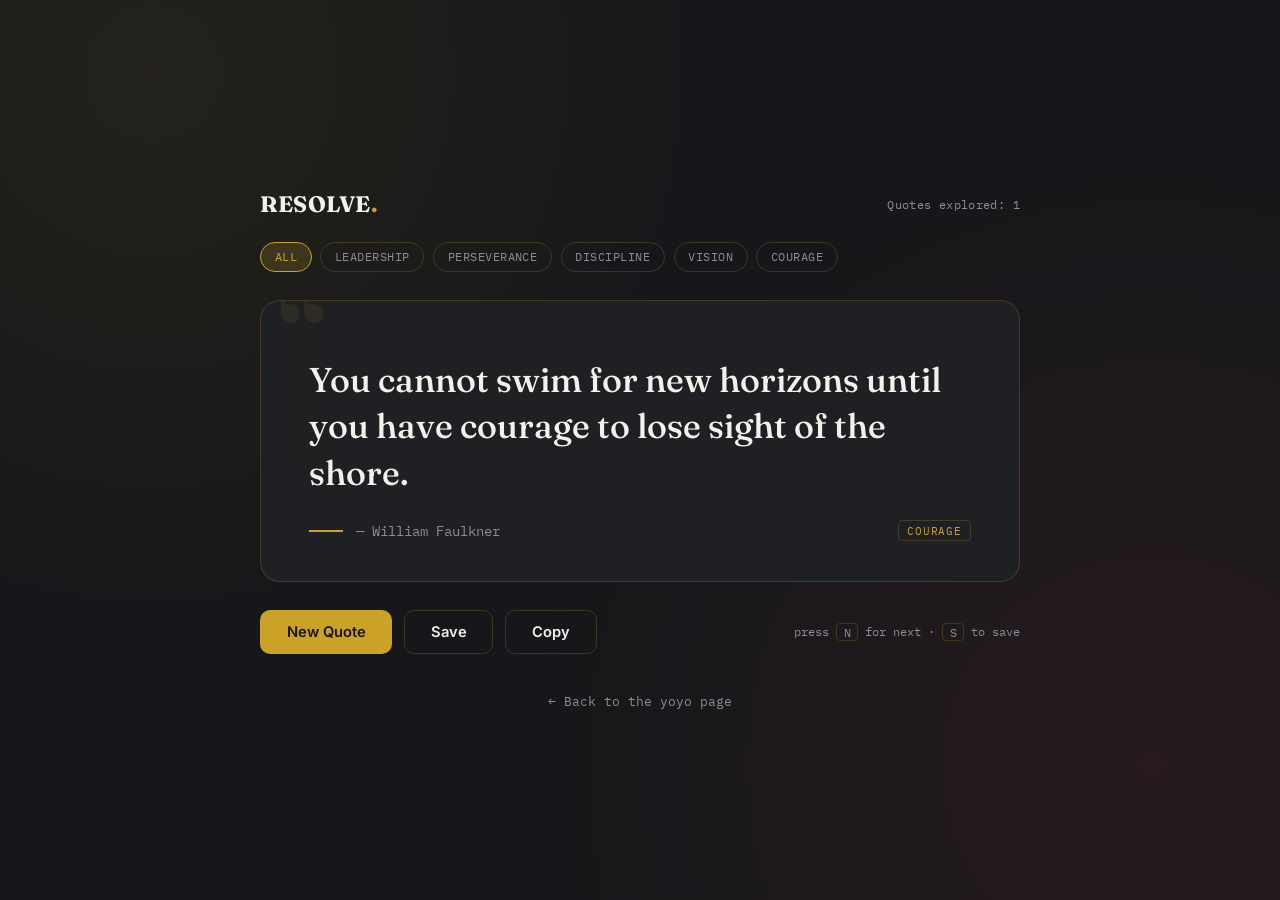
<file: quotes.html>
<!DOCTYPE html>
<html lang="en">
<head>
<meta charset="UTF-8" />
<meta name="viewport" content="width=device-width, initial-scale=1.0" />
<title>Resolve — An Inspirational Quote Generator</title>
<link rel="preconnect" href="https://fonts.googleapis.com" />
<link rel="preconnect" href="https://fonts.gstatic.com" crossorigin />
<link href="https://fonts.googleapis.com/css2?family=Fraunces:opsz,wght@9..144,500;9..144,700&family=Inter:wght@400;500;600;700&family=IBM+Plex+Mono:wght@400;600&display=swap" rel="stylesheet" />
<style>
  :root{
    --bg: #16171a;
    --panel: #1f2023;
    --panel-2: #26272b;
    --gold: #c9a227;
    --gold-soft: rgba(201,162,39,0.18);
    --maroon: #8c2f39;
    --text: #f2f1ec;
    --muted: #8b8d94;
    --border: rgba(201,162,39,0.22);
  }
  *{ box-sizing:border-box; }
  html,body{ height:100%; }
  body{
    margin:0;
    background:
      radial-gradient(circle at 12% 8%, rgba(201,162,39,0.08), transparent 40%),
      radial-gradient(circle at 90% 85%, rgba(140,47,57,0.14), transparent 45%),
      var(--bg);
    color:var(--text);
    font-family:'Inter', Arial, sans-serif;
    display:flex;
    align-items:center;
    justify-content:center;
    min-height:100vh;
    padding: 2.5rem 1.25rem;
  }
  .app{
    width:100%;
    max-width:760px;
    position:relative;
  }
  .topline{
    display:flex;
    justify-content:space-between;
    align-items:center;
    margin-bottom:1.5rem;
    flex-wrap:wrap;
    gap:0.75rem;
  }
  .brand{
    font-family:'Fraunces', serif;
    font-weight:700;
    font-size:1.4rem;
    letter-spacing:0.01em;
  }
  .brand span{ color:var(--gold); }
  .counter{
    font-family:'IBM Plex Mono', monospace;
    font-size:0.78rem;
    color:var(--muted);
    letter-spacing:0.03em;
  }
  .filters{
    display:flex;
    flex-wrap:wrap;
    gap:0.55rem;
    margin-bottom:1.75rem;
  }
  .chip{
    font-family:'IBM Plex Mono', monospace;
    font-size:0.74rem;
    letter-spacing:0.04em;
    text-transform:uppercase;
    padding:0.4rem 0.85rem;
    border-radius:999px;
    border:1px solid var(--border);
    background:transparent;
    color:var(--muted);
    cursor:pointer;
    transition: all 0.15s ease;
  }
  .chip:hover{ border-color:var(--gold); color:var(--text); }
  .chip.active{
    background:var(--gold-soft);
    border-color:var(--gold);
    color:var(--gold);
  }
  .card{
    position:relative;
    background:var(--panel);
    border:1px solid var(--border);
    border-radius:20px;
    padding: 3.5rem 3rem 2.5rem;
    overflow:hidden;
    min-height: 280px;
    display:flex;
    flex-direction:column;
    justify-content:center;
  }
  .card::before{
    content:"“";
    position:absolute;
    top:-2.2rem;
    left:1.1rem;
    font-family:'Fraunces', serif;
    font-size:11rem;
    color:var(--gold);
    opacity:0.09;
    line-height:1;
    pointer-events:none;
  }
  .quote-text{
    font-family:'Fraunces', serif;
    font-weight:500;
    font-size: clamp(1.5rem, 3.2vw, 2.15rem);
    line-height:1.35;
    margin:0 0 1.5rem;
    position:relative;
    z-index:1;
  }
  .quote-meta{
    display:flex;
    align-items:center;
    gap:0.8rem;
    flex-wrap:wrap;
  }
  .quote-rule{
    width:34px;
    height:2px;
    background:var(--gold);
  }
  .quote-author{
    font-family:'IBM Plex Mono', monospace;
    font-size:0.85rem;
    color:var(--muted);
  }
  .quote-category{
    font-family:'IBM Plex Mono', monospace;
    font-size:0.7rem;
    text-transform:uppercase;
    letter-spacing:0.06em;
    color:var(--gold);
    border:1px solid var(--border);
    padding:0.15rem 0.55rem;
    border-radius:4px;
    margin-left:auto;
  }
  .fade-in{ animation: rise 0.45s ease; }
  @keyframes rise{
    from{ opacity:0; transform:translateY(10px); }
    to{ opacity:1; transform:translateY(0); }
  }
  @media (prefers-reduced-motion: reduce){
    .fade-in{ animation:none; }
  }
  .controls{
    display:flex;
    align-items:center;
    justify-content:space-between;
    gap:1rem;
    margin-top:1.75rem;
    flex-wrap:wrap;
  }
  .primary-actions{
    display:flex;
    gap:0.75rem;
    flex-wrap:wrap;
  }
  .btn{
    font-family:'Inter', sans-serif;
    font-weight:600;
    font-size:0.92rem;
    padding:0.75rem 1.6rem;
    border-radius:10px;
    border:1px solid transparent;
    cursor:pointer;
    transition: filter 0.15s ease, border-color 0.15s ease;
  }
  .btn-gold{
    background:var(--gold);
    color:#1a1503;
  }
  .btn-gold:hover{ filter:brightness(1.08); }
  .btn-ghost{
    background:transparent;
    border-color:var(--border);
    color:var(--text);
  }
  .btn-ghost:hover{ border-color:var(--gold); }
  .btn-ghost.is-saved{
    border-color:var(--maroon);
    color:#e39aa2;
  }
  .hint{
    font-family:'IBM Plex Mono', monospace;
    font-size:0.72rem;
    color:var(--muted);
  }
  .hint kbd{
    border:1px solid var(--border);
    border-radius:4px;
    padding:0.05rem 0.4rem;
    font-family:'IBM Plex Mono', monospace;
  }
  .toast{
    position:fixed;
    bottom:1.75rem;
    left:50%;
    transform:translateX(-50%) translateY(20px);
    background:var(--panel-2);
    border:1px solid var(--gold);
    color:var(--text);
    padding:0.65rem 1.2rem;
    border-radius:10px;
    font-family:'IBM Plex Mono', monospace;
    font-size:0.8rem;
    opacity:0;
    transition: all 0.25s ease;
    pointer-events:none;
  }
  .toast.show{
    opacity:1;
    transform:translateX(-50%) translateY(0);
  }
  .saved-panel{
    margin-top:1.75rem;
    border-top:1px solid var(--border);
    padding-top:1.25rem;
    display:none;
  }
  .saved-panel.open{ display:block; }
  .saved-panel h2{
    font-family:'IBM Plex Mono', monospace;
    text-transform:uppercase;
    letter-spacing:0.06em;
    font-size:0.78rem;
    color:var(--muted);
    margin:0 0 0.9rem;
  }
  .saved-item{
    padding:0.85rem 0;
    border-bottom:1px solid var(--border);
    font-size:0.92rem;
  }
  .saved-item:last-child{ border-bottom:none; }
  .saved-item .sa-author{
    color:var(--muted);
    font-family:'IBM Plex Mono', monospace;
    font-size:0.75rem;
    margin-top:0.3rem;
  }
  .empty-note{
    color:var(--muted);
    font-size:0.88rem;
  }
  footer.back-nav{
    text-align:center;
    margin-top:2.25rem;
  }
  footer.back-nav a{
    color:var(--muted);
    font-family:'IBM Plex Mono', monospace;
    font-size:0.8rem;
    text-decoration:none;
  }
  footer.back-nav a:hover{ color:var(--gold); }
</style>
</head>
<body>

<div class="app">
  <div class="topline">
    <div class="brand">RESOLVE<span>.</span></div>
    <div class="counter" id="counter">Quotes explored: 0</div>
  </div>

  <div class="filters" id="filters"></div>

  <div class="card">
    <blockquote class="quote-text fade-in" id="quoteText">Loading&hellip;</blockquote>
    <div class="quote-meta">
      <div class="quote-rule"></div>
      <div class="quote-author" id="quoteAuthor"></div>
      <div class="quote-category" id="quoteCategory"></div>
    </div>
  </div>

  <div class="controls">
    <div class="primary-actions">
      <button class="btn btn-gold" id="newQuoteBtn">New Quote</button>
      <button class="btn btn-ghost" id="saveBtn">Save</button>
      <button class="btn btn-ghost" id="copyBtn">Copy</button>
    </div>
    <div class="hint">press <kbd>N</kbd> for next &middot; <kbd>S</kbd> to save</div>
  </div>

  <div class="saved-panel" id="savedPanel">
    <h2 id="savedHeading">Saved (0)</h2>
    <div id="savedList"><p class="empty-note">Nothing saved yet — hit "Save" on a quote you want to keep.</p></div>
  </div>

  <footer class="back-nav">
    <a href="yoyo.html">&larr; Back to the yoyo page</a>
  </footer>
</div>

<div class="toast" id="toast"></div>

<script>
  const quotes = [
    { text: "The greatest leader is not necessarily the one who does the greatest things. He is the one that gets the people to do the greatest things.", author: "Ronald Reagan", category: "Leadership" },
    { text: "A leader is one who knows the way, goes the way, and shows the way.", author: "John C. Maxwell", category: "Leadership" },
    { text: "Leadership is not about being in charge. It is about taking care of those in your charge.", author: "Simon Sinek", category: "Leadership" },
    { text: "Management is doing things right; leadership is doing the right things.", author: "Peter Drucker", category: "Leadership" },
    { text: "The function of leadership is to produce more leaders, not more followers.", author: "Ralph Nader", category: "Leadership" },
    { text: "A good leader takes a little more than his share of the blame, a little less than his share of the credit.", author: "Arnold H. Glasow", category: "Leadership" },
    { text: "Leaders think and talk about the solutions. Followers think and talk about the problems.", author: "Brian Tracy", category: "Leadership" },
    { text: "Before you are a leader, success is all about growing yourself. When you become a leader, success is all about growing others.", author: "Jack Welch", category: "Leadership" },

    { text: "It does not matter how slowly you go as long as you do not stop.", author: "Confucius", category: "Perseverance" },
    { text: "Fall seven times, stand up eight.", author: "Japanese Proverb", category: "Perseverance" },
    { text: "Perseverance is not a long race; it is many short races one after another.", author: "Walter Elliot", category: "Perseverance" },
    { text: "Energy and persistence conquer all things.", author: "Benjamin Franklin", category: "Perseverance" },
    { text: "Through perseverance many people win success out of what seemed destined to be certain failure.", author: "Benjamin Disraeli", category: "Perseverance" },
    { text: "Success is stumbling from failure to failure with no loss of enthusiasm.", author: "Winston Churchill", category: "Perseverance" },
    { text: "It always seems impossible until it's done.", author: "Nelson Mandela", category: "Perseverance" },
    { text: "Rivers know this: there is no hurry. We shall get there some day.", author: "A.A. Milne", category: "Perseverance" },

    { text: "We are what we repeatedly do. Excellence, then, is not an act, but a habit.", author: "Will Durant", category: "Discipline" },
    { text: "Discipline is choosing between what you want now and what you want most.", author: "Abraham Lincoln", category: "Discipline" },
    { text: "The pain of discipline is far less than the pain of regret.", author: "Sidney Ankobiah", category: "Discipline" },
    { text: "Through discipline comes freedom.", author: "Aristotle", category: "Discipline" },
    { text: "It is discipline, not desire, that determines your success.", author: "John C. Maxwell", category: "Discipline" },
    { text: "Motivation gets you going, but discipline keeps you growing.", author: "John C. Maxwell", category: "Discipline" },
    { text: "Small disciplines repeated with consistency every day lead to great achievements gained slowly over time.", author: "John C. Maxwell", category: "Discipline" },
    { text: "Self-command is the main discipline.", author: "Ralph Waldo Emerson", category: "Discipline" },

    { text: "The best way to predict the future is to create it.", author: "Peter Drucker", category: "Vision" },
    { text: "Vision without execution is just hallucination.", author: "Thomas Edison", category: "Vision" },
    { text: "Where there is no vision, the people perish.", author: "Book of Proverbs", category: "Vision" },
    { text: "A vision is not just a picture of what could be; it is an appeal to our better selves.", author: "Rosabeth Moss Kanter", category: "Vision" },
    { text: "Great things are done by a series of small things brought together.", author: "Vincent van Gogh", category: "Vision" },
    { text: "The future belongs to those who believe in the beauty of their dreams.", author: "Eleanor Roosevelt", category: "Vision" },
    { text: "I am not afraid of storms, for I am learning how to sail my ship.", author: "Louisa May Alcott", category: "Vision" },
    { text: "Do not go where the path may lead, go instead where there is no path and leave a trail.", author: "Ralph Waldo Emerson", category: "Vision" },

    { text: "Courage is not the absence of fear, but the triumph over it.", author: "Nelson Mandela", category: "Courage" },
    { text: "You cannot swim for new horizons until you have courage to lose sight of the shore.", author: "William Faulkner", category: "Courage" },
    { text: "It takes courage to grow up and become who you really are.", author: "E.E. Cummings", category: "Courage" },
    { text: "One man with courage makes a majority.", author: "Andrew Jackson", category: "Courage" },
    { text: "Courage is grace under pressure.", author: "Ernest Hemingway", category: "Courage" },
    { text: "Life shrinks or expands in proportion to one's courage.", author: "Anaïs Nin", category: "Courage" },
    { text: "Only those who dare to fail greatly can ever achieve greatly.", author: "Robert F. Kennedy", category: "Courage" },
    { text: "Whether you think you can or you think you can't, you're right.", author: "Henry Ford", category: "Courage" }
  ];

  const categories = ["All", ...Array.from(new Set(quotes.map(q => q.category)))];
  let activeCategory = "All";
  let currentQuote = null;
  let viewCount = 0;
  const saved = [];

  const quoteTextEl = document.getElementById('quoteText');
  const quoteAuthorEl = document.getElementById('quoteAuthor');
  const quoteCategoryEl = document.getElementById('quoteCategory');
  const counterEl = document.getElementById('counter');
  const filtersEl = document.getElementById('filters');
  const savedPanel = document.getElementById('savedPanel');
  const savedList = document.getElementById('savedList');
  const savedHeading = document.getElementById('savedHeading');
  const saveBtn = document.getElementById('saveBtn');
  const toastEl = document.getElementById('toast');

  function buildFilters() {
    filtersEl.innerHTML = "";
    categories.forEach(cat => {
      const chip = document.createElement('button');
      chip.className = "chip" + (cat === activeCategory ? " active" : "");
      chip.textContent = cat;
      chip.addEventListener('click', () => {
        activeCategory = cat;
        buildFilters();
        showRandomQuote();
      });
      filtersEl.appendChild(chip);
    });
  }

  function pool() {
    return activeCategory === "All" ? quotes : quotes.filter(q => q.category === activeCategory);
  }

  function showRandomQuote() {
    const list = pool();
    let next = list[Math.floor(Math.random() * list.length)];
    if (list.length > 1 && currentQuote && next.text === currentQuote.text) {
      next = list[(list.indexOf(next) + 1) % list.length];
    }
    currentQuote = next;
    quoteTextEl.classList.remove('fade-in');
    void quoteTextEl.offsetWidth; // restart animation
    quoteTextEl.classList.add('fade-in');
    quoteTextEl.textContent = currentQuote.text;
    quoteAuthorEl.textContent = "— " + currentQuote.author;
    quoteCategoryEl.textContent = currentQuote.category;
    viewCount++;
    counterEl.textContent = "Quotes explored: " + viewCount;
    refreshSaveButton();
  }

  function refreshSaveButton() {
    const isSaved = saved.some(q => q.text === currentQuote.text);
    saveBtn.textContent = isSaved ? "Saved ✓" : "Save";
    saveBtn.classList.toggle('is-saved', isSaved);
  }

  function toggleSave() {
    const idx = saved.findIndex(q => q.text === currentQuote.text);
    if (idx === -1) {
      saved.unshift(currentQuote);
      showToast("Saved to your list");
    } else {
      saved.splice(idx, 1);
      showToast("Removed from your list");
    }
    refreshSaveButton();
    renderSavedList();
  }

  function renderSavedList() {
    savedHeading.textContent = "Saved (" + saved.length + ")";
    savedPanel.classList.toggle('open', saved.length > 0);
    if (saved.length === 0) {
      savedList.innerHTML = '<p class="empty-note">Nothing saved yet — hit "Save" on a quote you want to keep.</p>';
      return;
    }
    savedList.innerHTML = saved.map(q => `
      <div class="saved-item">
        <div>${q.text}</div>
        <div class="sa-author">— ${q.author} &middot; ${q.category}</div>
      </div>
    `).join("");
  }

  let toastTimer;
  function showToast(msg) {
    clearTimeout(toastTimer);
    toastEl.textContent = msg;
    toastEl.classList.add('show');
    toastTimer = setTimeout(() => toastEl.classList.remove('show'), 1800);
  }

  document.getElementById('newQuoteBtn').addEventListener('click', showRandomQuote);
  saveBtn.addEventListener('click', toggleSave);
  document.getElementById('copyBtn').addEventListener('click', () => {
    const full = `"${currentQuote.text}" — ${currentQuote.author}`;
    navigator.clipboard.writeText(full).then(() => showToast("Copied to clipboard"))
      .catch(() => showToast("Could not copy — try selecting the text manually"));
  });

  window.addEventListener('keydown', (e) => {
    if (e.target.tagName === 'INPUT' || e.target.tagName === 'TEXTAREA') return;
    if (e.key.toLowerCase() === 'n') showRandomQuote();
    if (e.key.toLowerCase() === 's') toggleSave();
  });

  buildFilters();
  showRandomQuote();
</script>

</body>
</html>
</file>
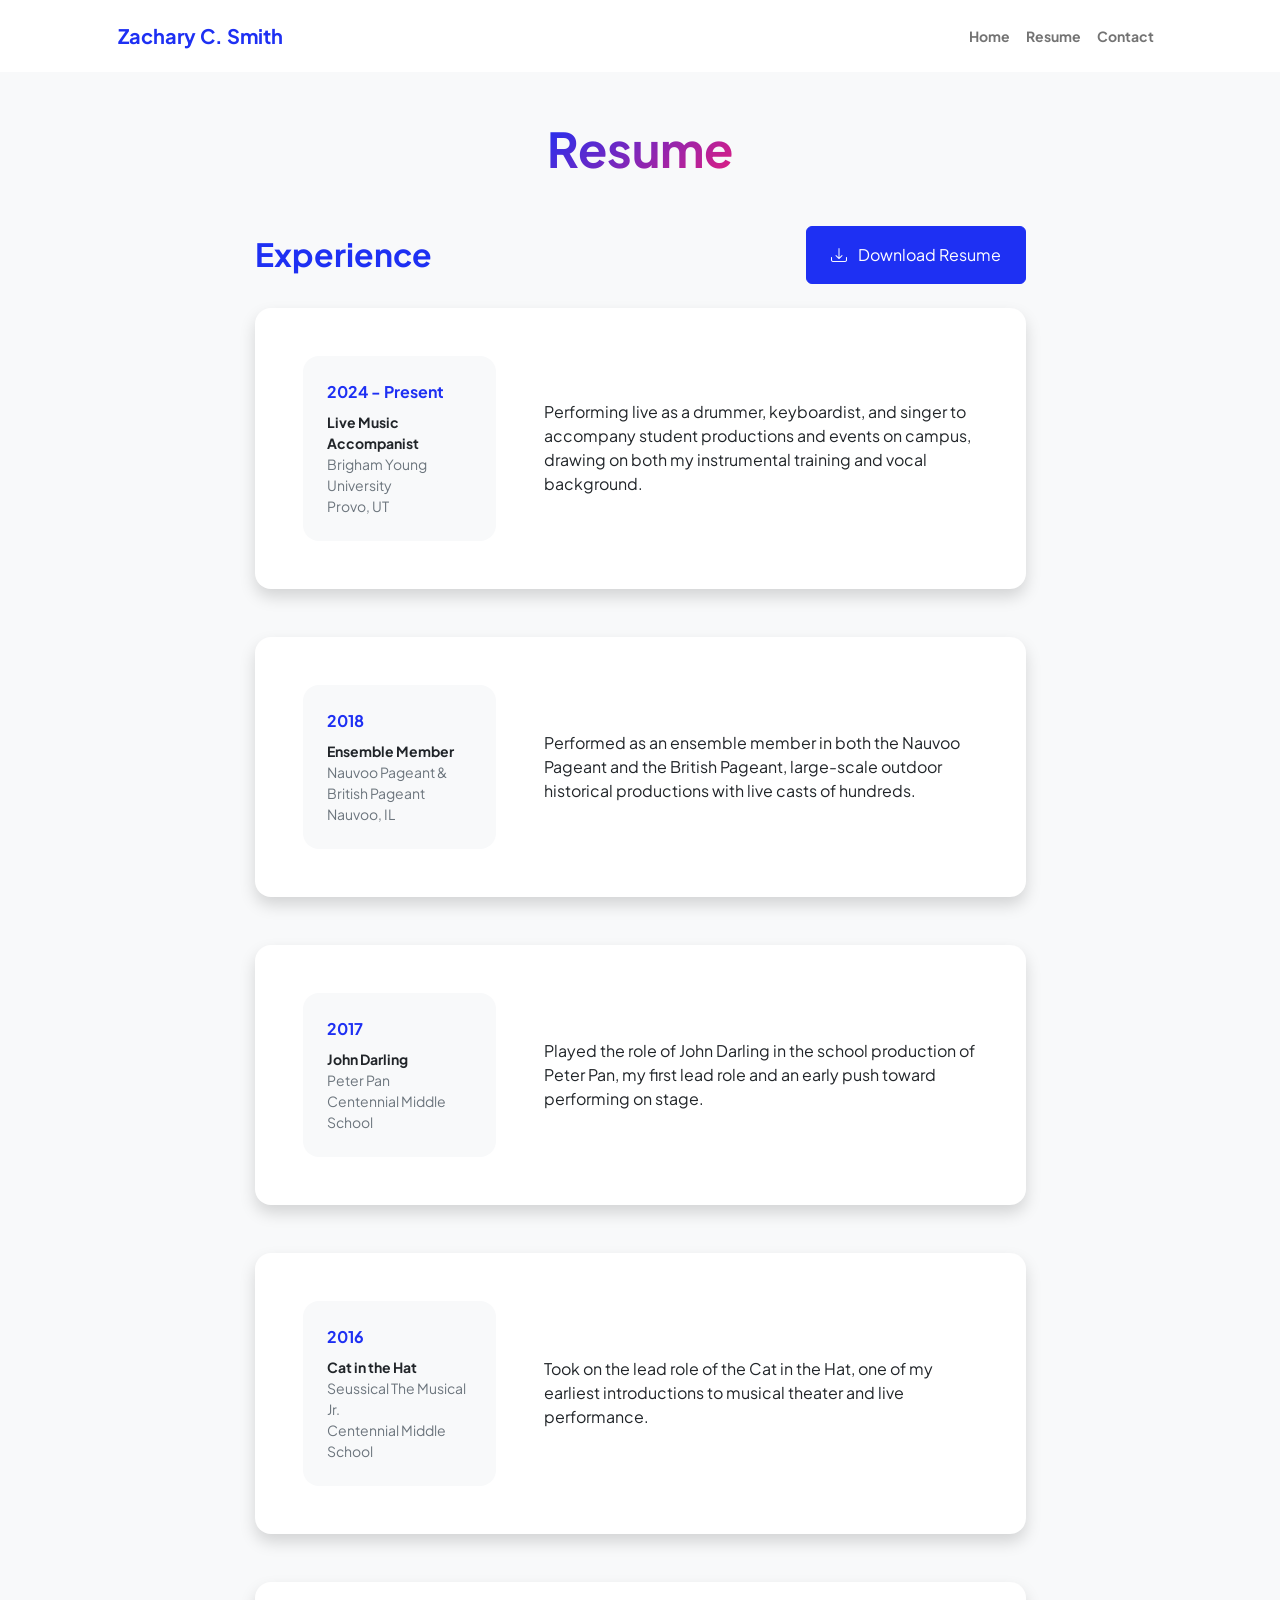
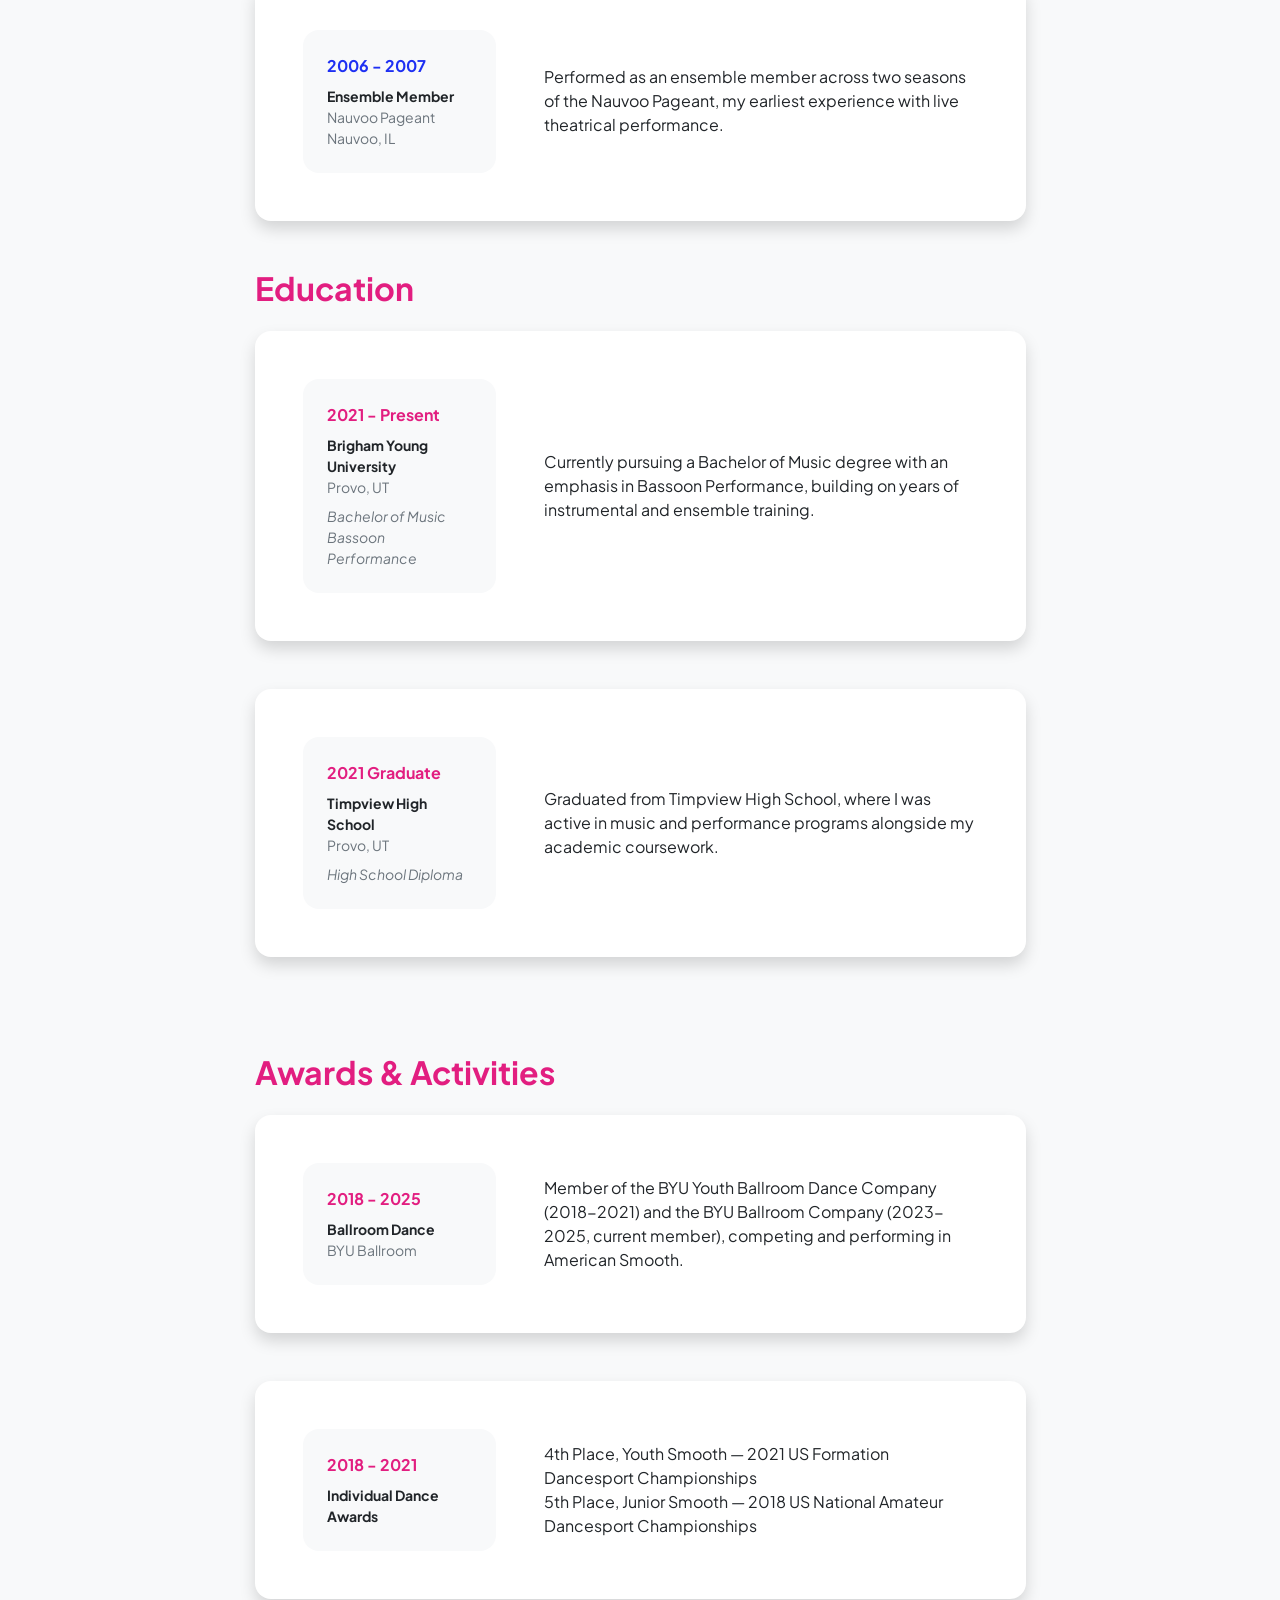
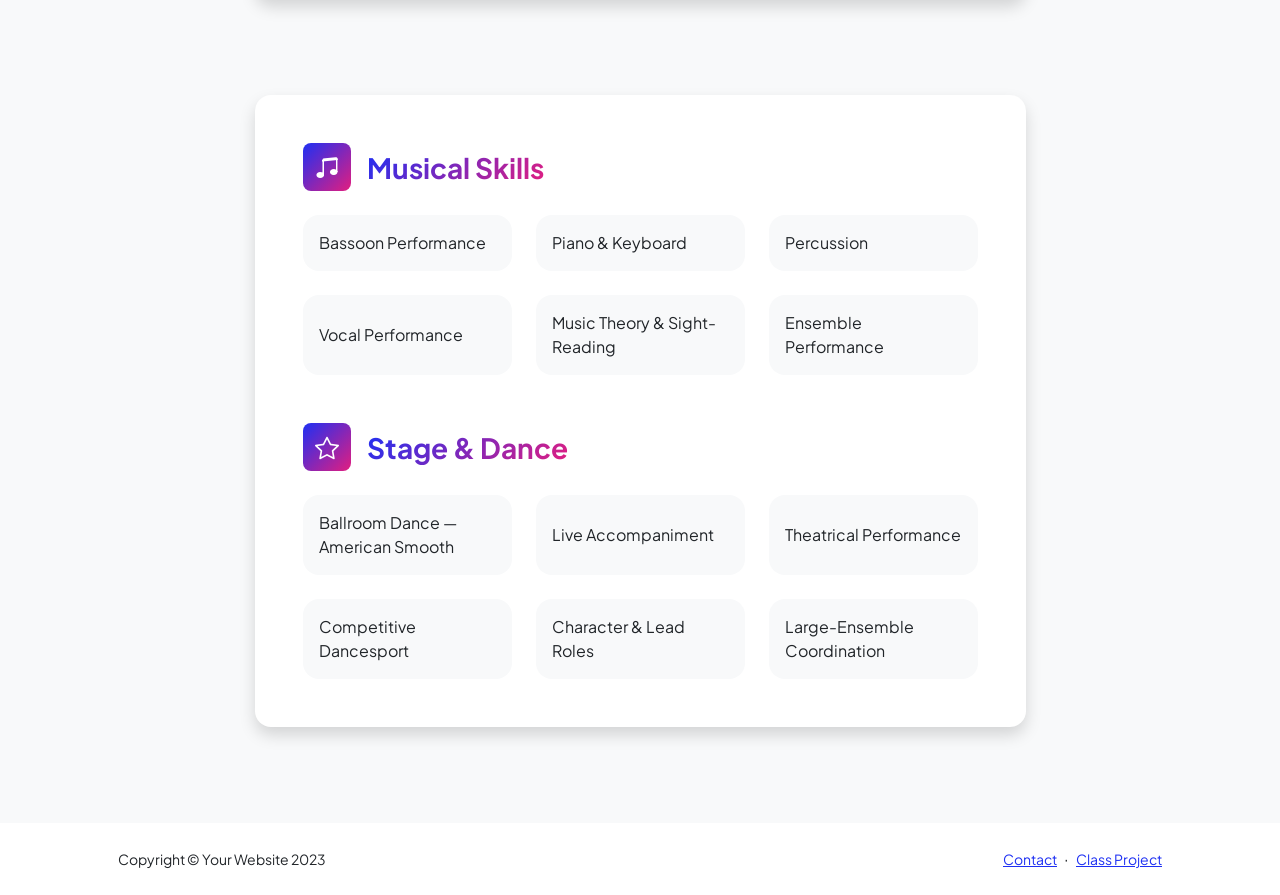
<file: resume (1).html>
<!DOCTYPE html>
<html lang="en">
    <head>
        <meta charset="utf-8" />
        <meta name="viewport" content="width=device-width, initial-scale=1, shrink-to-fit=no" />
        <meta name="description" content="" />
        <meta name="author" content="Zachary C. Smith" />
        <title>Zachary C. Smith — Resume</title>
        <!-- Favicon-->
        <link rel="icon" type="image/x-icon" href="assets/favicon.ico" />
        <!-- Custom Google font-->
        <link rel="preconnect" href="https://fonts.googleapis.com" />
        <link rel="preconnect" href="https://fonts.gstatic.com" crossorigin />
        <link href="https://fonts.googleapis.com/css2?family=Plus+Jakarta+Sans:wght@100;200;300;400;500;600;700;800;900&amp;display=swap" rel="stylesheet" />
        <!-- Bootstrap icons-->
        <link href="https://cdn.jsdelivr.net/npm/bootstrap-icons@1.8.1/font/bootstrap-icons.css" rel="stylesheet" />
        <!-- Core theme CSS (includes Bootstrap)-->
        <link href="css/styles.css" rel="stylesheet" />
    </head>
    <body class="d-flex flex-column h-100 bg-light">
        <main class="flex-shrink-0">
            <!-- Navigation-->
            <nav class="navbar navbar-expand-lg navbar-light bg-white py-3">
                <div class="container px-5">
                    <a class="navbar-brand" href="index.html"><span class="fw-bolder text-primary">Zachary C. Smith</span></a>
                    <button class="navbar-toggler" type="button" data-bs-toggle="collapse" data-bs-target="#navbarSupportedContent" aria-controls="navbarSupportedContent" aria-expanded="false" aria-label="Toggle navigation"><span class="navbar-toggler-icon"></span></button>
                    <div class="collapse navbar-collapse" id="navbarSupportedContent">
                        <ul class="navbar-nav ms-auto mb-2 mb-lg-0 small fw-bolder">
                            <li class="nav-item"><a class="nav-link" href="index.html">Home</a></li>
                            <li class="nav-item"><a class="nav-link" href="resume.html">Resume</a></li>
                            <li class="nav-item"><a class="nav-link" href="contact.html">Contact</a></li>
                        </ul>
                    </div>
                </div>
            </nav>
            <!-- Page Content-->
            <div class="container px-5 my-5">
                <div class="text-center mb-5">
                    <h1 class="display-5 fw-bolder mb-0"><span class="text-gradient d-inline">Resume</span></h1>
                </div>
                <div class="row gx-5 justify-content-center">
                    <div class="col-lg-11 col-xl-9 col-xxl-8">
                        <!-- Experience Section-->
                        <section>
                            <div class="d-flex align-items-center justify-content-between mb-4">
                                <h2 class="text-primary fw-bolder mb-0">Experience</h2>
                                <!-- Download resume button-->
                                <!-- Note: Set the link href target to a PDF file within your project-->
                                <a class="btn btn-primary px-4 py-3" href="#!">
                                    <div class="d-inline-block bi bi-download me-2"></div>
                                    Download Resume
                                </a>
                            </div>
                            <!-- Experience Card 1-->
                            <div class="card shadow border-0 rounded-4 mb-5">
                                <div class="card-body p-5">
                                    <div class="row align-items-center gx-5">
                                        <div class="col text-center text-lg-start mb-4 mb-lg-0">
                                            <div class="bg-light p-4 rounded-4">
                                                <div class="text-primary fw-bolder mb-2">2024 - Present</div>
                                                <div class="small fw-bolder">Live Music Accompanist</div>
                                                <div class="small text-muted">Brigham Young University</div>
                                                <div class="small text-muted">Provo, UT</div>
                                            </div>
                                        </div>
                                        <div class="col-lg-8"><div>Performing live as a drummer, keyboardist, and singer to accompany student productions and events on campus, drawing on both my instrumental training and vocal background.</div></div>
                                    </div>
                                </div>
                            </div>
                            <!-- Experience Card 2-->
                            <div class="card shadow border-0 rounded-4 mb-5">
                                <div class="card-body p-5">
                                    <div class="row align-items-center gx-5">
                                        <div class="col text-center text-lg-start mb-4 mb-lg-0">
                                            <div class="bg-light p-4 rounded-4">
                                                <div class="text-primary fw-bolder mb-2">2018</div>
                                                <div class="small fw-bolder">Ensemble Member</div>
                                                <div class="small text-muted">Nauvoo Pageant &amp; British Pageant</div>
                                                <div class="small text-muted">Nauvoo, IL</div>
                                            </div>
                                        </div>
                                        <div class="col-lg-8"><div>Performed as an ensemble member in both the Nauvoo Pageant and the British Pageant, large-scale outdoor historical productions with live casts of hundreds.</div></div>
                                    </div>
                                </div>
                            </div>
                            <!-- Experience Card 3-->
                            <div class="card shadow border-0 rounded-4 mb-5">
                                <div class="card-body p-5">
                                    <div class="row align-items-center gx-5">
                                        <div class="col text-center text-lg-start mb-4 mb-lg-0">
                                            <div class="bg-light p-4 rounded-4">
                                                <div class="text-primary fw-bolder mb-2">2017</div>
                                                <div class="small fw-bolder">John Darling</div>
                                                <div class="small text-muted">Peter Pan</div>
                                                <div class="small text-muted">Centennial Middle School</div>
                                            </div>
                                        </div>
                                        <div class="col-lg-8"><div>Played the role of John Darling in the school production of Peter Pan, my first lead role and an early push toward performing on stage.</div></div>
                                    </div>
                                </div>
                            </div>
                            <!-- Experience Card 4-->
                            <div class="card shadow border-0 rounded-4 mb-5">
                                <div class="card-body p-5">
                                    <div class="row align-items-center gx-5">
                                        <div class="col text-center text-lg-start mb-4 mb-lg-0">
                                            <div class="bg-light p-4 rounded-4">
                                                <div class="text-primary fw-bolder mb-2">2016</div>
                                                <div class="small fw-bolder">Cat in the Hat</div>
                                                <div class="small text-muted">Seussical The Musical Jr.</div>
                                                <div class="small text-muted">Centennial Middle School</div>
                                            </div>
                                        </div>
                                        <div class="col-lg-8"><div>Took on the lead role of the Cat in the Hat, one of my earliest introductions to musical theater and live performance.</div></div>
                                    </div>
                                </div>
                            </div>
                            <!-- Experience Card 5-->
                            <div class="card shadow border-0 rounded-4 mb-5">
                                <div class="card-body p-5">
                                    <div class="row align-items-center gx-5">
                                        <div class="col text-center text-lg-start mb-4 mb-lg-0">
                                            <div class="bg-light p-4 rounded-4">
                                                <div class="text-primary fw-bolder mb-2">2006 - 2007</div>
                                                <div class="small fw-bolder">Ensemble Member</div>
                                                <div class="small text-muted">Nauvoo Pageant</div>
                                                <div class="small text-muted">Nauvoo, IL</div>
                                            </div>
                                        </div>
                                        <div class="col-lg-8"><div>Performed as an ensemble member across two seasons of the Nauvoo Pageant, my earliest experience with live theatrical performance.</div></div>
                                    </div>
                                </div>
                            </div>
                        </section>
                        <!-- Education Section-->
                        <section>
                            <h2 class="text-secondary fw-bolder mb-4">Education</h2>
                            <!-- Education Card 1-->
                            <div class="card shadow border-0 rounded-4 mb-5">
                                <div class="card-body p-5">
                                    <div class="row align-items-center gx-5">
                                        <div class="col text-center text-lg-start mb-4 mb-lg-0">
                                            <div class="bg-light p-4 rounded-4">
                                                <div class="text-secondary fw-bolder mb-2">2021 - Present</div>
                                                <div class="mb-2">
                                                    <div class="small fw-bolder">Brigham Young University</div>
                                                    <div class="small text-muted">Provo, UT</div>
                                                </div>
                                                <div class="fst-italic">
                                                    <div class="small text-muted">Bachelor of Music</div>
                                                    <div class="small text-muted">Bassoon Performance</div>
                                                </div>
                                            </div>
                                        </div>
                                        <div class="col-lg-8"><div>Currently pursuing a Bachelor of Music degree with an emphasis in Bassoon Performance, building on years of instrumental and ensemble training.</div></div>
                                    </div>
                                </div>
                            </div>
                            <!-- Education Card 2-->
                            <div class="card shadow border-0 rounded-4 mb-5">
                                <div class="card-body p-5">
                                    <div class="row align-items-center gx-5">
                                        <div class="col text-center text-lg-start mb-4 mb-lg-0">
                                            <div class="bg-light p-4 rounded-4">
                                                <div class="text-secondary fw-bolder mb-2">2021 Graduate</div>
                                                <div class="mb-2">
                                                    <div class="small fw-bolder">Timpview High School</div>
                                                    <div class="small text-muted">Provo, UT</div>
                                                </div>
                                                <div class="fst-italic">
                                                    <div class="small text-muted">High School Diploma</div>
                                                </div>
                                            </div>
                                        </div>
                                        <div class="col-lg-8"><div>Graduated from Timpview High School, where I was active in music and performance programs alongside my academic coursework.</div></div>
                                    </div>
                                </div>
                            </div>
                        </section>
                        <!-- Divider-->
                        <div class="pb-5"></div>
                        <!-- Awards & Activities Section-->
                        <section>
                            <h2 class="text-secondary fw-bolder mb-4">Awards &amp; Activities</h2>
                            <!-- Activities Card -->
                            <div class="card shadow border-0 rounded-4 mb-5">
                                <div class="card-body p-5">
                                    <div class="row align-items-center gx-5">
                                        <div class="col text-center text-lg-start mb-4 mb-lg-0">
                                            <div class="bg-light p-4 rounded-4">
                                                <div class="text-secondary fw-bolder mb-2">2018 - 2025</div>
                                                <div class="small fw-bolder">Ballroom Dance</div>
                                                <div class="small text-muted">BYU Ballroom</div>
                                            </div>
                                        </div>
                                        <div class="col-lg-8">
                                            <div>Member of the BYU Youth Ballroom Dance Company (2018-2021) and the BYU Ballroom Company (2023-2025, current member), competing and performing in American Smooth.</div>
                                        </div>
                                    </div>
                                </div>
                            </div>
                            <!-- Awards Card -->
                            <div class="card shadow border-0 rounded-4 mb-5">
                                <div class="card-body p-5">
                                    <div class="row align-items-center gx-5">
                                        <div class="col text-center text-lg-start mb-4 mb-lg-0">
                                            <div class="bg-light p-4 rounded-4">
                                                <div class="text-secondary fw-bolder mb-2">2018 - 2021</div>
                                                <div class="small fw-bolder">Individual Dance Awards</div>
                                            </div>
                                        </div>
                                        <div class="col-lg-8">
                                            <div>4th Place, Youth Smooth — 2021 US Formation Dancesport Championships</div>
                                            <div>5th Place, Junior Smooth — 2018 US National Amateur Dancesport Championships</div>
                                        </div>
                                    </div>
                                </div>
                            </div>
                        </section>
                        <!-- Divider-->
                        <div class="pb-5"></div>
                        <!-- Skills Section-->
                        <section>
                            <!-- Skillset Card-->
                            <div class="card shadow border-0 rounded-4 mb-5">
                                <div class="card-body p-5">
                                    <!-- Musical skills list-->
                                    <div class="mb-5">
                                        <div class="d-flex align-items-center mb-4">
                                            <div class="feature bg-primary bg-gradient-primary-to-secondary text-white rounded-3 me-3"><i class="bi bi-music-note-beamed"></i></div>
                                            <h3 class="fw-bolder mb-0"><span class="text-gradient d-inline">Musical Skills</span></h3>
                                        </div>
                                        <div class="row row-cols-1 row-cols-md-3 mb-4">
                                            <div class="col mb-4 mb-md-0"><div class="d-flex align-items-center bg-light rounded-4 p-3 h-100">Bassoon Performance</div></div>
                                            <div class="col mb-4 mb-md-0"><div class="d-flex align-items-center bg-light rounded-4 p-3 h-100">Piano &amp; Keyboard</div></div>
                                            <div class="col"><div class="d-flex align-items-center bg-light rounded-4 p-3 h-100">Percussion</div></div>
                                        </div>
                                        <div class="row row-cols-1 row-cols-md-3">
                                            <div class="col mb-4 mb-md-0"><div class="d-flex align-items-center bg-light rounded-4 p-3 h-100">Vocal Performance</div></div>
                                            <div class="col mb-4 mb-md-0"><div class="d-flex align-items-center bg-light rounded-4 p-3 h-100">Music Theory &amp; Sight-Reading</div></div>
                                            <div class="col"><div class="d-flex align-items-center bg-light rounded-4 p-3 h-100">Ensemble Performance</div></div>
                                        </div>
                                    </div>
                                    <!-- Stage & dance skills list-->
                                    <div class="mb-0">
                                        <div class="d-flex align-items-center mb-4">
                                            <div class="feature bg-primary bg-gradient-primary-to-secondary text-white rounded-3 me-3"><i class="bi bi-star"></i></div>
                                            <h3 class="fw-bolder mb-0"><span class="text-gradient d-inline">Stage &amp; Dance</span></h3>
                                        </div>
                                        <div class="row row-cols-1 row-cols-md-3 mb-4">
                                            <div class="col mb-4 mb-md-0"><div class="d-flex align-items-center bg-light rounded-4 p-3 h-100">Ballroom Dance — American Smooth</div></div>
                                            <div class="col mb-4 mb-md-0"><div class="d-flex align-items-center bg-light rounded-4 p-3 h-100">Live Accompaniment</div></div>
                                            <div class="col"><div class="d-flex align-items-center bg-light rounded-4 p-3 h-100">Theatrical Performance</div></div>
                                        </div>
                                        <div class="row row-cols-1 row-cols-md-3">
                                            <div class="col mb-4 mb-md-0"><div class="d-flex align-items-center bg-light rounded-4 p-3 h-100">Competitive Dancesport</div></div>
                                            <div class="col mb-4 mb-md-0"><div class="d-flex align-items-center bg-light rounded-4 p-3 h-100">Character &amp; Lead Roles</div></div>
                                            <div class="col"><div class="d-flex align-items-center bg-light rounded-4 p-3 h-100">Large-Ensemble Coordination</div></div>
                                        </div>
                                    </div>
                                </div>
                            </div>
                        </section>
                    </div>
                </div>
            </div>
        </main>
        <!-- Footer-->
        <footer class="bg-white py-4 mt-auto">
            <div class="container px-5">
                <div class="row align-items-center justify-content-between flex-column flex-sm-row">
                    <div class="col-auto"><div class="small m-0">Copyright &copy; Your Website 2023</div></div>
                    <div class="col-auto">
                        <a class="small" href="contact.html">Contact</a>
                        <span class="mx-1">&middot;</span>
                        <a class="small" href="yoyo.html">Class Project</a>
                    </div>
                </div>
            </div>
        </footer>
        <!-- Bootstrap core JS-->
        <script src="https://cdn.jsdelivr.net/npm/bootstrap@5.2.3/dist/js/bootstrap.bundle.min.js"></script>
        <!-- Core theme JS-->
        <script src="js/scripts.js"></script>
    </body>
</html>
</file>
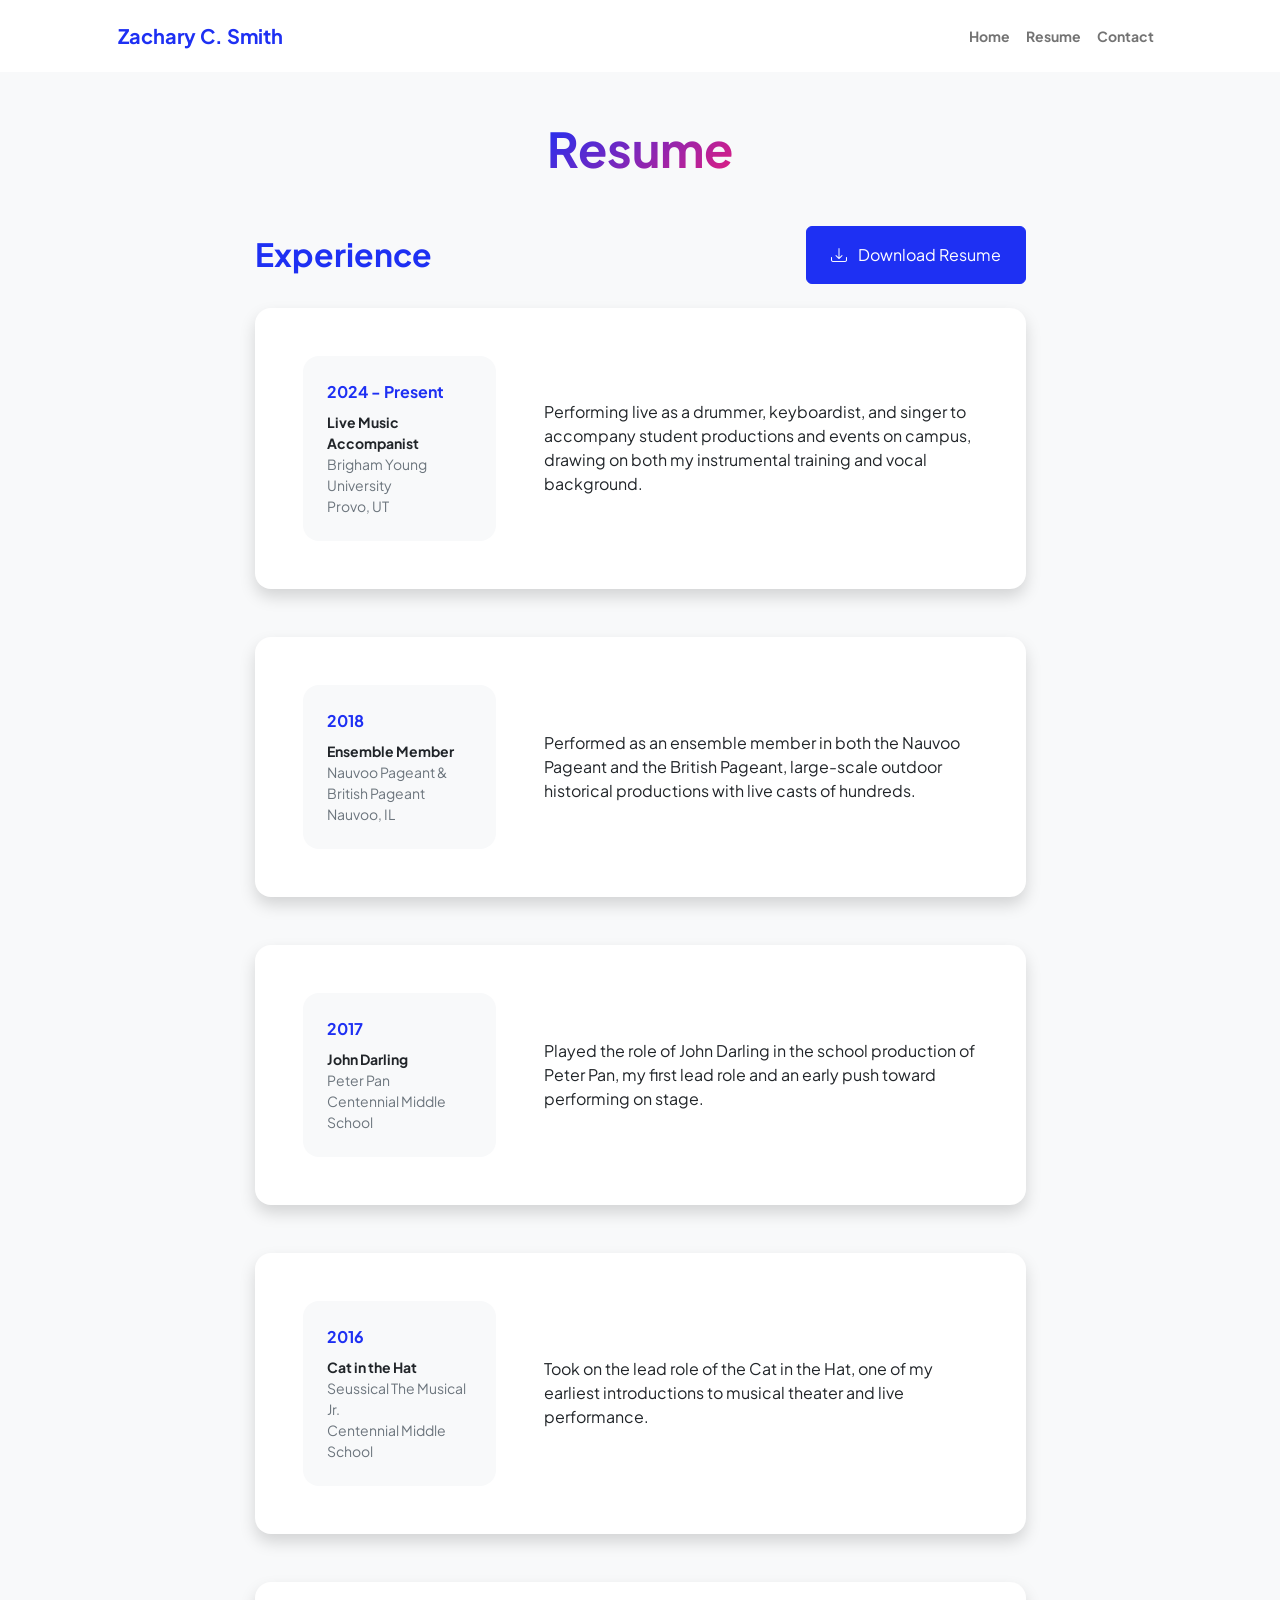
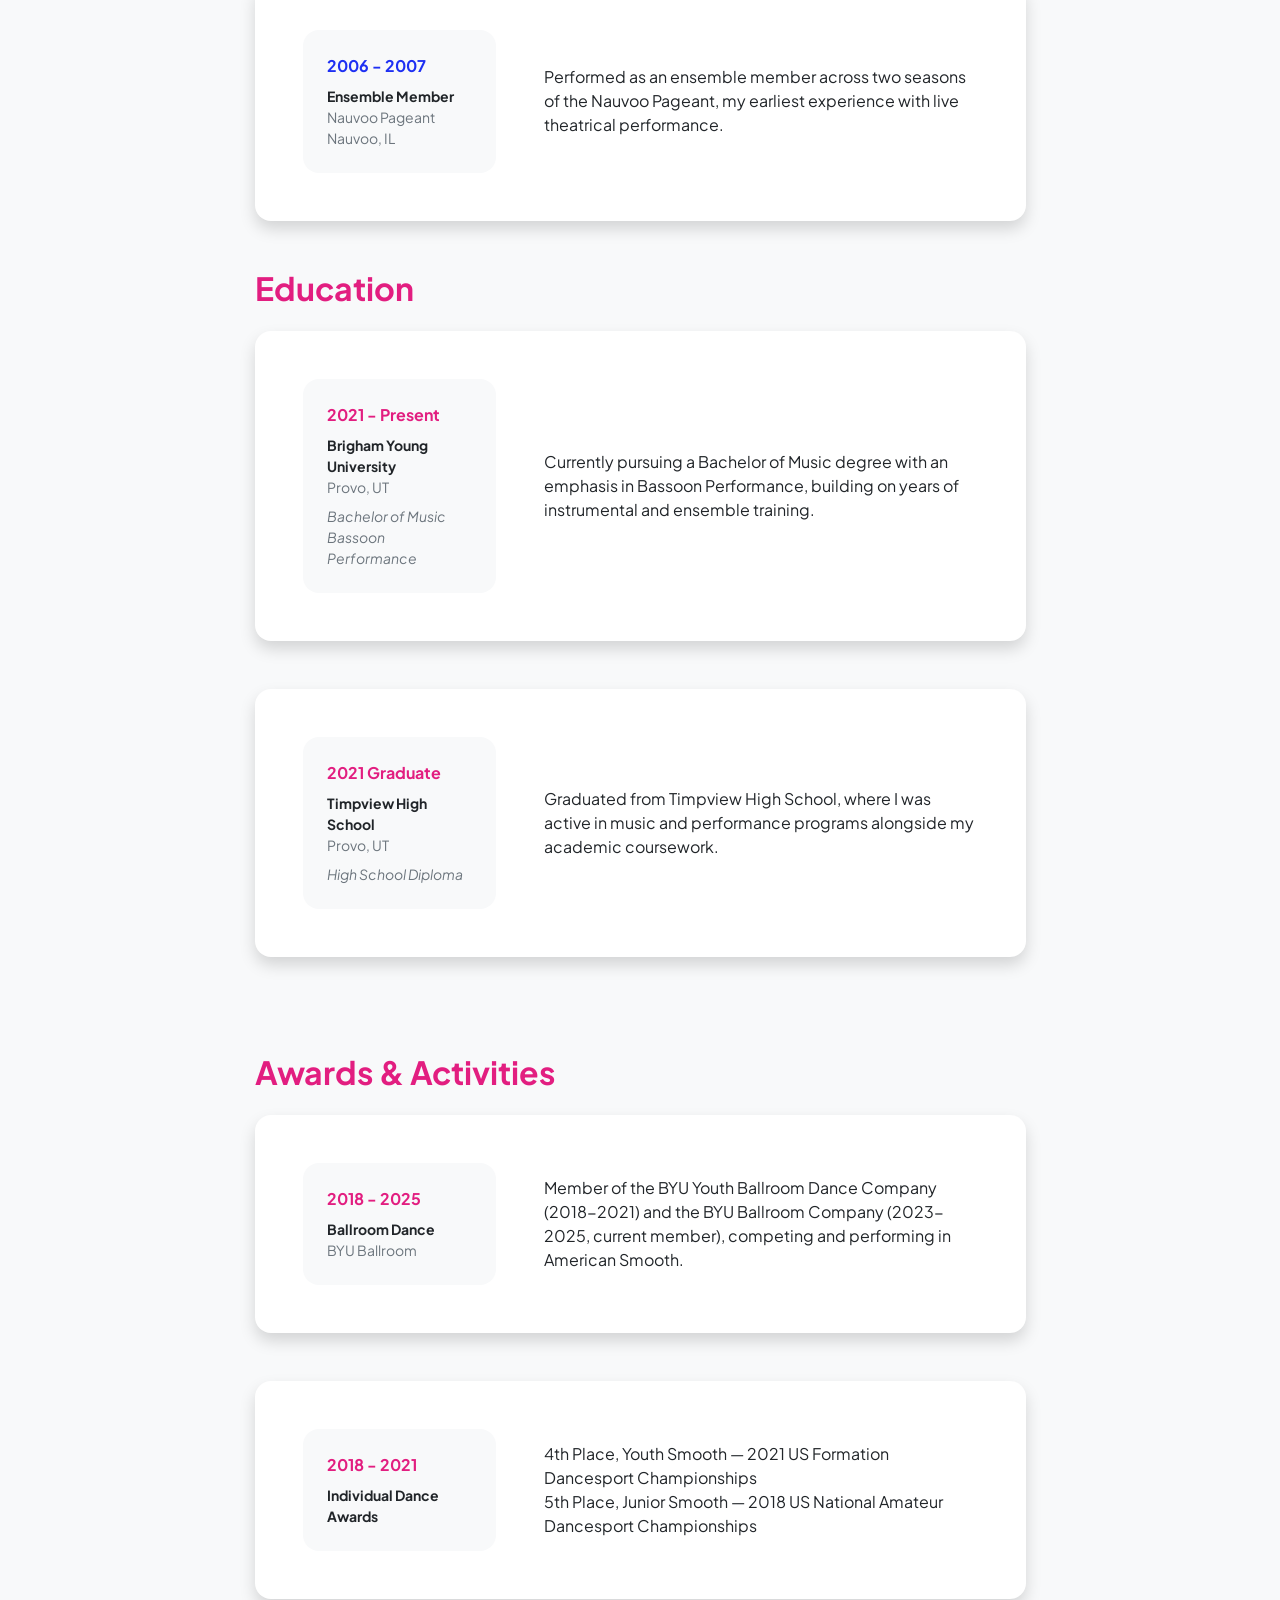
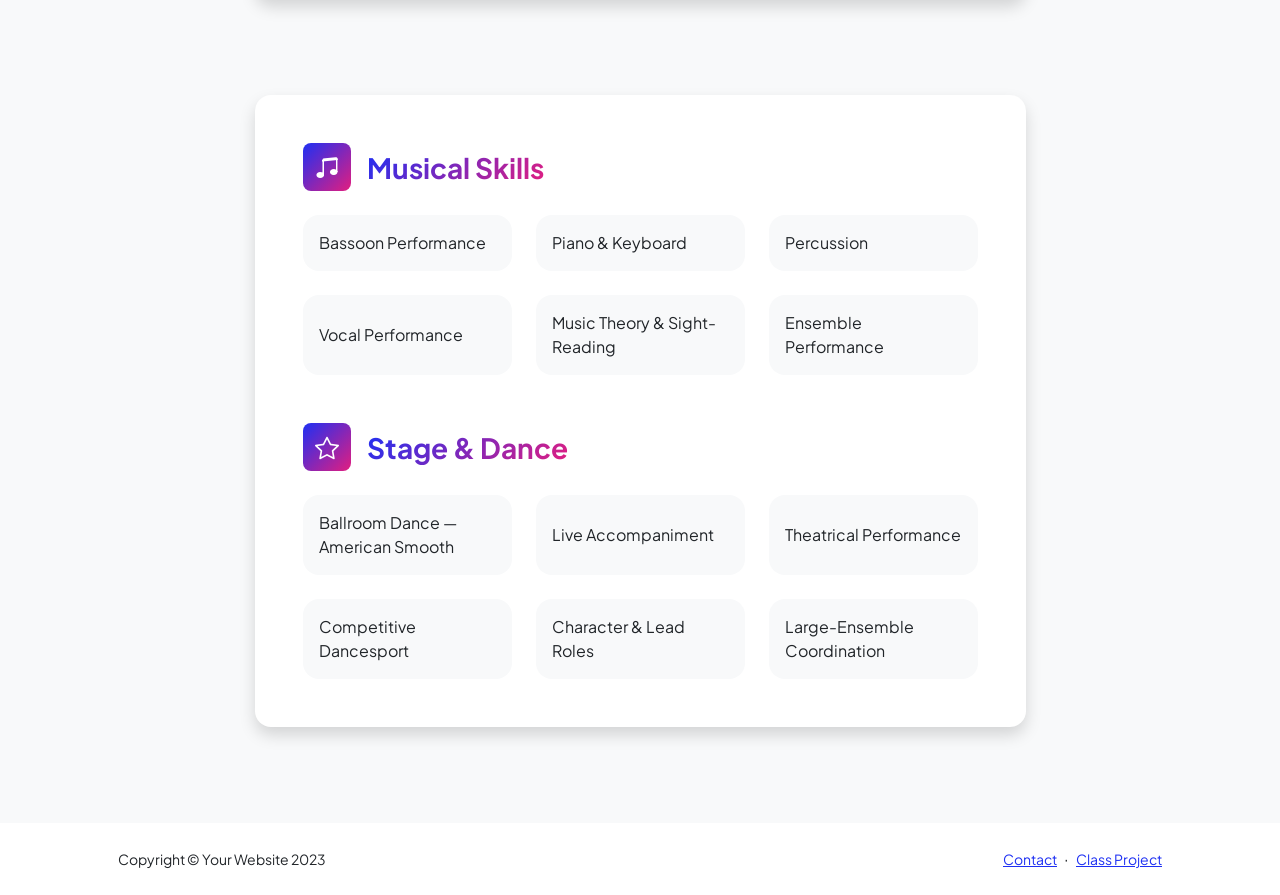
<file: resume (2).html>
<!DOCTYPE html>
<html lang="en">
    <head>
        <meta charset="utf-8" />
        <meta name="viewport" content="width=device-width, initial-scale=1, shrink-to-fit=no" />
        <meta name="description" content="" />
        <meta name="author" content="Zachary C. Smith" />
        <title>Zachary C. Smith — Resume</title>
        <!-- Favicon-->
        <link rel="icon" type="image/x-icon" href="assets/favicon.ico" />
        <!-- Custom Google font-->
        <link rel="preconnect" href="https://fonts.googleapis.com" />
        <link rel="preconnect" href="https://fonts.gstatic.com" crossorigin />
        <link href="https://fonts.googleapis.com/css2?family=Plus+Jakarta+Sans:wght@100;200;300;400;500;600;700;800;900&amp;display=swap" rel="stylesheet" />
        <!-- Bootstrap icons-->
        <link href="https://cdn.jsdelivr.net/npm/bootstrap-icons@1.8.1/font/bootstrap-icons.css" rel="stylesheet" />
        <!-- Core theme CSS (includes Bootstrap)-->
        <link href="css/styles.css" rel="stylesheet" />
    </head>
    <body class="d-flex flex-column h-100 bg-light">
        <main class="flex-shrink-0">
            <!-- Navigation-->
            <nav class="navbar navbar-expand-lg navbar-light bg-white py-3">
                <div class="container px-5">
                    <a class="navbar-brand" href="index.html"><span class="fw-bolder text-primary">Zachary C. Smith</span></a>
                    <button class="navbar-toggler" type="button" data-bs-toggle="collapse" data-bs-target="#navbarSupportedContent" aria-controls="navbarSupportedContent" aria-expanded="false" aria-label="Toggle navigation"><span class="navbar-toggler-icon"></span></button>
                    <div class="collapse navbar-collapse" id="navbarSupportedContent">
                        <ul class="navbar-nav ms-auto mb-2 mb-lg-0 small fw-bolder">
                            <li class="nav-item"><a class="nav-link" href="index.html">Home</a></li>
                            <li class="nav-item"><a class="nav-link" href="resume.html">Resume</a></li>
                            <li class="nav-item"><a class="nav-link" href="contact.html">Contact</a></li>
                        </ul>
                    </div>
                </div>
            </nav>
            <!-- Page Content-->
            <div class="container px-5 my-5">
                <div class="text-center mb-5">
                    <h1 class="display-5 fw-bolder mb-0"><span class="text-gradient d-inline">Resume</span></h1>
                </div>
                <div class="row gx-5 justify-content-center">
                    <div class="col-lg-11 col-xl-9 col-xxl-8">
                        <!-- Experience Section-->
                        <section>
                            <div class="d-flex align-items-center justify-content-between mb-4">
                                <h2 class="text-primary fw-bolder mb-0">Experience</h2>
                                <!-- Download resume button-->
                                <a class="btn btn-primary px-4 py-3" href="assets/Zachary_Smith_Resume.pdf" download="Zachary_Smith_Resume.pdf">
                                    <div class="d-inline-block bi bi-download me-2"></div>
                                    Download Resume
                                </a>
                            </div>
                            <!-- Experience Card 1-->
                            <div class="card shadow border-0 rounded-4 mb-5">
                                <div class="card-body p-5">
                                    <div class="row align-items-center gx-5">
                                        <div class="col text-center text-lg-start mb-4 mb-lg-0">
                                            <div class="bg-light p-4 rounded-4">
                                                <div class="text-primary fw-bolder mb-2">2024 - Present</div>
                                                <div class="small fw-bolder">Live Music Accompanist</div>
                                                <div class="small text-muted">Brigham Young University</div>
                                                <div class="small text-muted">Provo, UT</div>
                                            </div>
                                        </div>
                                        <div class="col-lg-8"><div>Performing live as a drummer, keyboardist, and singer to accompany student productions and events on campus, drawing on both my instrumental training and vocal background.</div></div>
                                    </div>
                                </div>
                            </div>
                            <!-- Experience Card 2-->
                            <div class="card shadow border-0 rounded-4 mb-5">
                                <div class="card-body p-5">
                                    <div class="row align-items-center gx-5">
                                        <div class="col text-center text-lg-start mb-4 mb-lg-0">
                                            <div class="bg-light p-4 rounded-4">
                                                <div class="text-primary fw-bolder mb-2">2018</div>
                                                <div class="small fw-bolder">Ensemble Member</div>
                                                <div class="small text-muted">Nauvoo Pageant &amp; British Pageant</div>
                                                <div class="small text-muted">Nauvoo, IL</div>
                                            </div>
                                        </div>
                                        <div class="col-lg-8"><div>Performed as an ensemble member in both the Nauvoo Pageant and the British Pageant, large-scale outdoor historical productions with live casts of hundreds.</div></div>
                                    </div>
                                </div>
                            </div>
                            <!-- Experience Card 3-->
                            <div class="card shadow border-0 rounded-4 mb-5">
                                <div class="card-body p-5">
                                    <div class="row align-items-center gx-5">
                                        <div class="col text-center text-lg-start mb-4 mb-lg-0">
                                            <div class="bg-light p-4 rounded-4">
                                                <div class="text-primary fw-bolder mb-2">2017</div>
                                                <div class="small fw-bolder">John Darling</div>
                                                <div class="small text-muted">Peter Pan</div>
                                                <div class="small text-muted">Centennial Middle School</div>
                                            </div>
                                        </div>
                                        <div class="col-lg-8"><div>Played the role of John Darling in the school production of Peter Pan, my first lead role and an early push toward performing on stage.</div></div>
                                    </div>
                                </div>
                            </div>
                            <!-- Experience Card 4-->
                            <div class="card shadow border-0 rounded-4 mb-5">
                                <div class="card-body p-5">
                                    <div class="row align-items-center gx-5">
                                        <div class="col text-center text-lg-start mb-4 mb-lg-0">
                                            <div class="bg-light p-4 rounded-4">
                                                <div class="text-primary fw-bolder mb-2">2016</div>
                                                <div class="small fw-bolder">Cat in the Hat</div>
                                                <div class="small text-muted">Seussical The Musical Jr.</div>
                                                <div class="small text-muted">Centennial Middle School</div>
                                            </div>
                                        </div>
                                        <div class="col-lg-8"><div>Took on the lead role of the Cat in the Hat, one of my earliest introductions to musical theater and live performance.</div></div>
                                    </div>
                                </div>
                            </div>
                            <!-- Experience Card 5-->
                            <div class="card shadow border-0 rounded-4 mb-5">
                                <div class="card-body p-5">
                                    <div class="row align-items-center gx-5">
                                        <div class="col text-center text-lg-start mb-4 mb-lg-0">
                                            <div class="bg-light p-4 rounded-4">
                                                <div class="text-primary fw-bolder mb-2">2006 - 2007</div>
                                                <div class="small fw-bolder">Ensemble Member</div>
                                                <div class="small text-muted">Nauvoo Pageant</div>
                                                <div class="small text-muted">Nauvoo, IL</div>
                                            </div>
                                        </div>
                                        <div class="col-lg-8"><div>Performed as an ensemble member across two seasons of the Nauvoo Pageant, my earliest experience with live theatrical performance.</div></div>
                                    </div>
                                </div>
                            </div>
                        </section>
                        <!-- Education Section-->
                        <section>
                            <h2 class="text-secondary fw-bolder mb-4">Education</h2>
                            <!-- Education Card 1-->
                            <div class="card shadow border-0 rounded-4 mb-5">
                                <div class="card-body p-5">
                                    <div class="row align-items-center gx-5">
                                        <div class="col text-center text-lg-start mb-4 mb-lg-0">
                                            <div class="bg-light p-4 rounded-4">
                                                <div class="text-secondary fw-bolder mb-2">2021 - Present</div>
                                                <div class="mb-2">
                                                    <div class="small fw-bolder">Brigham Young University</div>
                                                    <div class="small text-muted">Provo, UT</div>
                                                </div>
                                                <div class="fst-italic">
                                                    <div class="small text-muted">Bachelor of Music</div>
                                                    <div class="small text-muted">Bassoon Performance</div>
                                                </div>
                                            </div>
                                        </div>
                                        <div class="col-lg-8"><div>Currently pursuing a Bachelor of Music degree with an emphasis in Bassoon Performance, building on years of instrumental and ensemble training.</div></div>
                                    </div>
                                </div>
                            </div>
                            <!-- Education Card 2-->
                            <div class="card shadow border-0 rounded-4 mb-5">
                                <div class="card-body p-5">
                                    <div class="row align-items-center gx-5">
                                        <div class="col text-center text-lg-start mb-4 mb-lg-0">
                                            <div class="bg-light p-4 rounded-4">
                                                <div class="text-secondary fw-bolder mb-2">2021 Graduate</div>
                                                <div class="mb-2">
                                                    <div class="small fw-bolder">Timpview High School</div>
                                                    <div class="small text-muted">Provo, UT</div>
                                                </div>
                                                <div class="fst-italic">
                                                    <div class="small text-muted">High School Diploma</div>
                                                </div>
                                            </div>
                                        </div>
                                        <div class="col-lg-8"><div>Graduated from Timpview High School, where I was active in music and performance programs alongside my academic coursework.</div></div>
                                    </div>
                                </div>
                            </div>
                        </section>
                        <!-- Divider-->
                        <div class="pb-5"></div>
                        <!-- Awards & Activities Section-->
                        <section>
                            <h2 class="text-secondary fw-bolder mb-4">Awards &amp; Activities</h2>
                            <!-- Activities Card -->
                            <div class="card shadow border-0 rounded-4 mb-5">
                                <div class="card-body p-5">
                                    <div class="row align-items-center gx-5">
                                        <div class="col text-center text-lg-start mb-4 mb-lg-0">
                                            <div class="bg-light p-4 rounded-4">
                                                <div class="text-secondary fw-bolder mb-2">2018 - 2025</div>
                                                <div class="small fw-bolder">Ballroom Dance</div>
                                                <div class="small text-muted">BYU Ballroom</div>
                                            </div>
                                        </div>
                                        <div class="col-lg-8">
                                            <div>Member of the BYU Youth Ballroom Dance Company (2018-2021) and the BYU Ballroom Company (2023-2025, current member), competing and performing in American Smooth.</div>
                                        </div>
                                    </div>
                                </div>
                            </div>
                            <!-- Awards Card -->
                            <div class="card shadow border-0 rounded-4 mb-5">
                                <div class="card-body p-5">
                                    <div class="row align-items-center gx-5">
                                        <div class="col text-center text-lg-start mb-4 mb-lg-0">
                                            <div class="bg-light p-4 rounded-4">
                                                <div class="text-secondary fw-bolder mb-2">2018 - 2021</div>
                                                <div class="small fw-bolder">Individual Dance Awards</div>
                                            </div>
                                        </div>
                                        <div class="col-lg-8">
                                            <div>4th Place, Youth Smooth — 2021 US Formation Dancesport Championships</div>
                                            <div>5th Place, Junior Smooth — 2018 US National Amateur Dancesport Championships</div>
                                        </div>
                                    </div>
                                </div>
                            </div>
                        </section>
                        <!-- Divider-->
                        <div class="pb-5"></div>
                        <!-- Skills Section-->
                        <section>
                            <!-- Skillset Card-->
                            <div class="card shadow border-0 rounded-4 mb-5">
                                <div class="card-body p-5">
                                    <!-- Musical skills list-->
                                    <div class="mb-5">
                                        <div class="d-flex align-items-center mb-4">
                                            <div class="feature bg-primary bg-gradient-primary-to-secondary text-white rounded-3 me-3"><i class="bi bi-music-note-beamed"></i></div>
                                            <h3 class="fw-bolder mb-0"><span class="text-gradient d-inline">Musical Skills</span></h3>
                                        </div>
                                        <div class="row row-cols-1 row-cols-md-3 mb-4">
                                            <div class="col mb-4 mb-md-0"><div class="d-flex align-items-center bg-light rounded-4 p-3 h-100">Bassoon Performance</div></div>
                                            <div class="col mb-4 mb-md-0"><div class="d-flex align-items-center bg-light rounded-4 p-3 h-100">Piano &amp; Keyboard</div></div>
                                            <div class="col"><div class="d-flex align-items-center bg-light rounded-4 p-3 h-100">Percussion</div></div>
                                        </div>
                                        <div class="row row-cols-1 row-cols-md-3">
                                            <div class="col mb-4 mb-md-0"><div class="d-flex align-items-center bg-light rounded-4 p-3 h-100">Vocal Performance</div></div>
                                            <div class="col mb-4 mb-md-0"><div class="d-flex align-items-center bg-light rounded-4 p-3 h-100">Music Theory &amp; Sight-Reading</div></div>
                                            <div class="col"><div class="d-flex align-items-center bg-light rounded-4 p-3 h-100">Ensemble Performance</div></div>
                                        </div>
                                    </div>
                                    <!-- Stage & dance skills list-->
                                    <div class="mb-0">
                                        <div class="d-flex align-items-center mb-4">
                                            <div class="feature bg-primary bg-gradient-primary-to-secondary text-white rounded-3 me-3"><i class="bi bi-star"></i></div>
                                            <h3 class="fw-bolder mb-0"><span class="text-gradient d-inline">Stage &amp; Dance</span></h3>
                                        </div>
                                        <div class="row row-cols-1 row-cols-md-3 mb-4">
                                            <div class="col mb-4 mb-md-0"><div class="d-flex align-items-center bg-light rounded-4 p-3 h-100">Ballroom Dance — American Smooth</div></div>
                                            <div class="col mb-4 mb-md-0"><div class="d-flex align-items-center bg-light rounded-4 p-3 h-100">Live Accompaniment</div></div>
                                            <div class="col"><div class="d-flex align-items-center bg-light rounded-4 p-3 h-100">Theatrical Performance</div></div>
                                        </div>
                                        <div class="row row-cols-1 row-cols-md-3">
                                            <div class="col mb-4 mb-md-0"><div class="d-flex align-items-center bg-light rounded-4 p-3 h-100">Competitive Dancesport</div></div>
                                            <div class="col mb-4 mb-md-0"><div class="d-flex align-items-center bg-light rounded-4 p-3 h-100">Character &amp; Lead Roles</div></div>
                                            <div class="col"><div class="d-flex align-items-center bg-light rounded-4 p-3 h-100">Large-Ensemble Coordination</div></div>
                                        </div>
                                    </div>
                                </div>
                            </div>
                        </section>
                    </div>
                </div>
            </div>
        </main>
        <!-- Footer-->
        <footer class="bg-white py-4 mt-auto">
            <div class="container px-5">
                <div class="row align-items-center justify-content-between flex-column flex-sm-row">
                    <div class="col-auto"><div class="small m-0">Copyright &copy; Your Website 2023</div></div>
                    <div class="col-auto">
                        <a class="small" href="contact.html">Contact</a>
                        <span class="mx-1">&middot;</span>
                        <a class="small" href="yoyo.html">Class Project</a>
                    </div>
                </div>
            </div>
        </footer>
        <!-- Bootstrap core JS-->
        <script src="https://cdn.jsdelivr.net/npm/bootstrap@5.2.3/dist/js/bootstrap.bundle.min.js"></script>
        <!-- Core theme JS-->
        <script src="js/scripts.js"></script>
    </body>
</html>
</file>
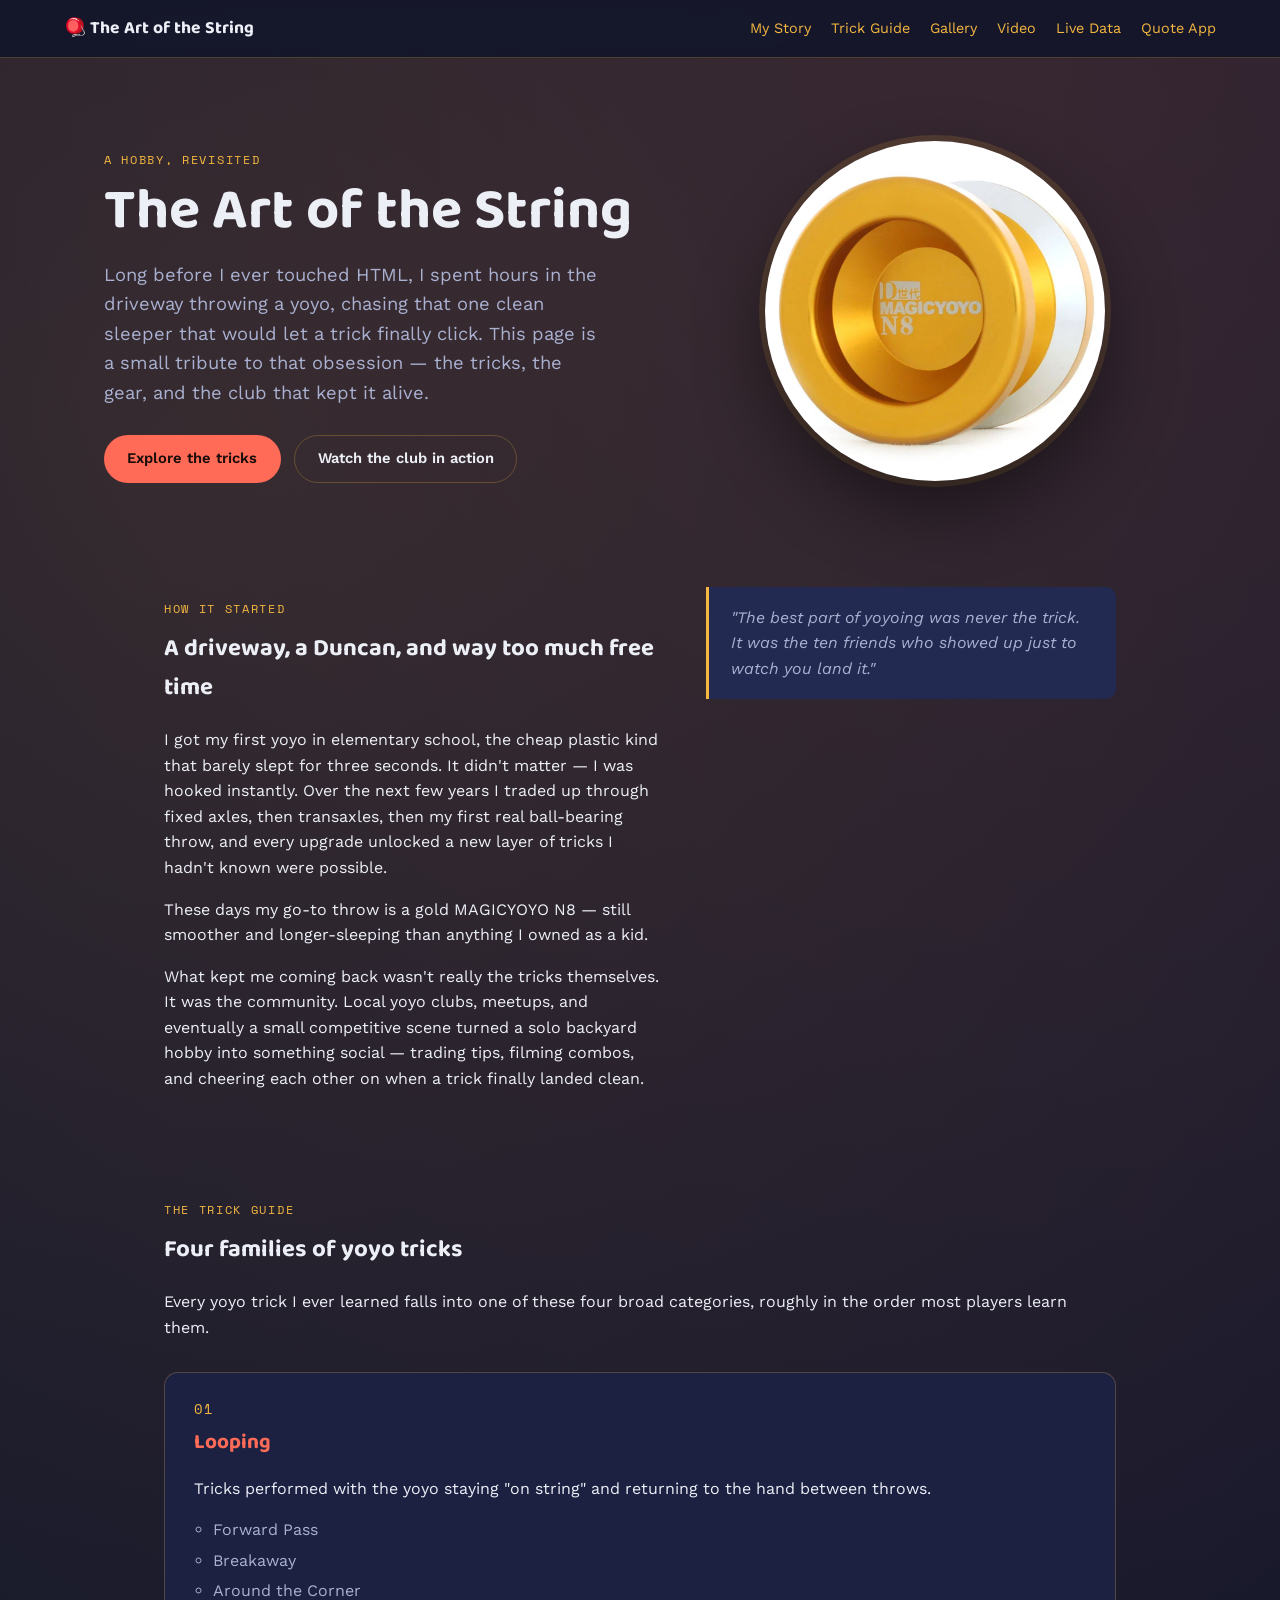
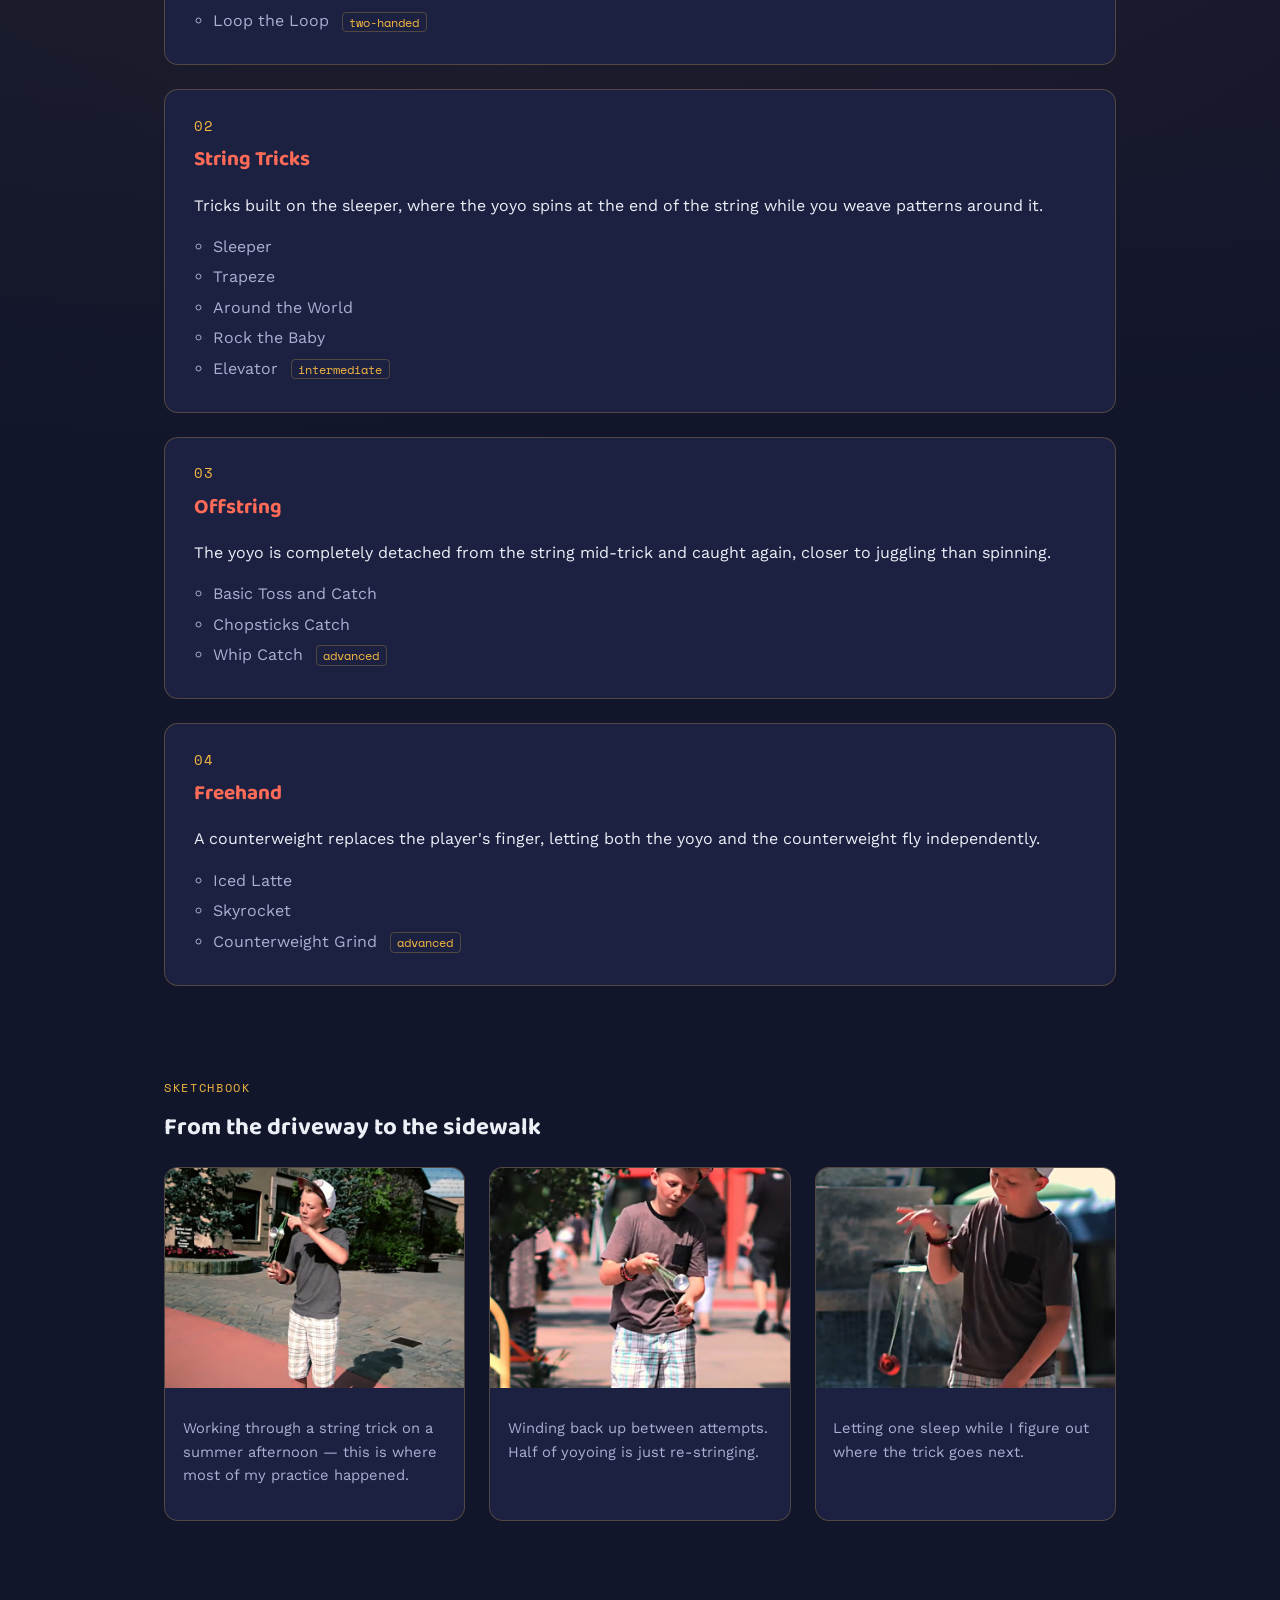
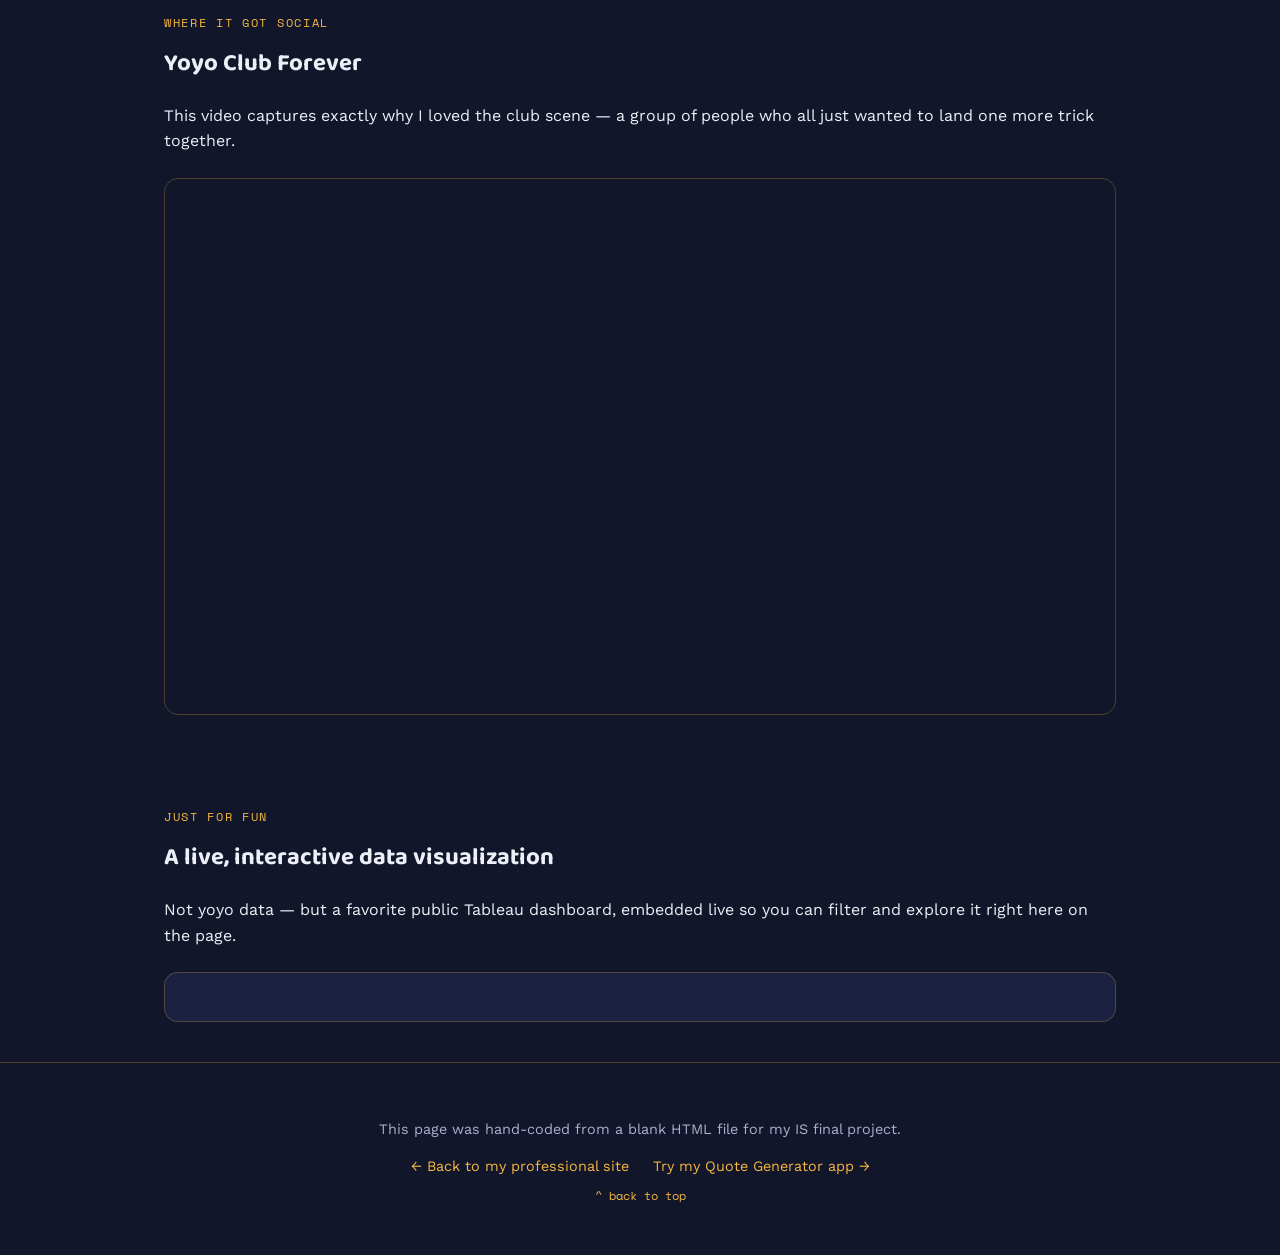
<file: yoyo (1).html>
<!DOCTYPE html>
<html lang="en">
<head>
  <meta charset="UTF-8" />
  <meta name="viewport" content="width=device-width, initial-scale=1.0" />
  <title>The Art of the String — A Yoyo Page</title>
  <meta name="description" content="A from-scratch page about the hobby of yoyoing: trick families, a gallery, a favorite video, and a live data visualization." />

  <link rel="preconnect" href="https://fonts.googleapis.com" />
  <link rel="preconnect" href="https://fonts.gstatic.com" crossorigin />
  <link href="https://fonts.googleapis.com/css2?family=Baloo+2:wght@500;700;800&family=Work+Sans:wght@400;500;600&family=Space+Mono:wght@400;700&display=swap" rel="stylesheet" />

  <!-- This is my own hand-written stylesheet, not part of Bootstrap -->
  <link rel="stylesheet" href="css/yoyo-style.css" />
</head>
<body>

  <nav class="page-nav">
    <div class="brand">🪀 The Art of the String</div>
    <div class="links">
      <a href="#story">My Story</a>
      <a href="#tricks">Trick Guide</a>
      <a href="#gallery">Gallery</a>
      <a href="#video">Video</a>
      <a href="#data">Live Data</a>
      <a href="#app">Quote App</a>
    </div>
  </nav>

  <!-- ============ HERO ============ -->
  <header class="hero">
    <div class="hero-copy">
      <p class="eyebrow">A hobby, revisited</p>
      <h1>The Art of&nbsp;the&nbsp;String</h1>
      <p class="lede">
        Long before I ever touched HTML, I spent hours in the driveway
        throwing a yoyo, chasing that one clean sleeper that would let
        a trick finally click. This page is a small tribute to that
        obsession — the tricks, the gear, and the club that kept it alive.
      </p>
      <div class="btn-row">
        <a class="btn btn-primary" href="#tricks">Explore the tricks</a>
        <a class="btn btn-outline" href="#video">Watch the club in action</a>
      </div>
    </div>
    <div class="hero-art">
      <img src="assets/yoyo-n8.png" alt="A gold MAGICYOYO N8 yoyo, my current go-to throw" />
    </div>
  </header>

  <!-- ============ STORY ============ -->
  <section id="story" class="section-shell tight">
    <div class="two-col">
      <div>
        <p class="eyebrow">How it started</p>
        <h2>A driveway, a Duncan, and way too much free time</h2>
        <p>
          I got my first yoyo in elementary school, the cheap plastic kind
          that barely slept for three seconds. It didn't matter — I was
          hooked instantly. Over the next few years I traded up through
          fixed axles, then transaxles, then my first real
          ball-bearing throw, and every upgrade unlocked a new layer of
          tricks I hadn't known were possible.
        </p>
        <p>
          These days my go-to throw is a gold MAGICYOYO N8 — still smoother
          and longer-sleeping than anything I owned as a kid.
        </p>
        <p>
          What kept me coming back wasn't really the tricks themselves.
          It was the community. Local yoyo clubs, meetups, and eventually
          a small competitive scene turned a solo backyard hobby into
          something social — trading tips, filming combos, and cheering
          each other on when a trick finally landed clean.
        </p>
      </div>
      <div class="pull-note">
        "The best part of yoyoing was never the trick. It was the ten
        friends who showed up just to watch you land it."
      </div>
    </div>
  </section>

  <!-- ============ TRICK TAXONOMY (ordered list of unordered lists) ============ -->
  <section id="tricks" class="section-shell tight">
    <p class="eyebrow">The trick guide</p>
    <h2>Four families of yoyo tricks</h2>
    <p class="lede" style="margin-bottom: 2rem;">
      Every yoyo trick I ever learned falls into one of these four broad
      categories, roughly in the order most players learn them.
    </p>

    <ol class="trick-taxonomy">
      <li>
        <h3>Looping</h3>
        <p>Tricks performed with the yoyo staying "on string" and returning to the hand between throws.</p>
        <ul>
          <li>Forward Pass</li>
          <li>Breakaway</li>
          <li>Around the Corner</li>
          <li>Loop the Loop <span class="tag">two-handed</span></li>
        </ul>
      </li>
      <li>
        <h3>String Tricks</h3>
        <p>Tricks built on the sleeper, where the yoyo spins at the end of the string while you weave patterns around it.</p>
        <ul>
          <li>Sleeper</li>
          <li>Trapeze</li>
          <li>Around the World</li>
          <li>Rock the Baby</li>
          <li>Elevator <span class="tag">intermediate</span></li>
        </ul>
      </li>
      <li>
        <h3>Offstring</h3>
        <p>The yoyo is completely detached from the string mid-trick and caught again, closer to juggling than spinning.</p>
        <ul>
          <li>Basic Toss and Catch</li>
          <li>Chopsticks Catch</li>
          <li>Whip Catch <span class="tag">advanced</span></li>
        </ul>
      </li>
      <li>
        <h3>Freehand</h3>
        <p>A counterweight replaces the player's finger, letting both the yoyo and the counterweight fly independently.</p>
        <ul>
          <li>Iced Latte</li>
          <li>Skyrocket</li>
          <li>Counterweight Grind <span class="tag">advanced</span></li>
        </ul>
      </li>
    </ol>
  </section>

  <!-- ============ GALLERY ============ -->
  <section id="gallery" class="section-shell tight">
    <p class="eyebrow">Sketchbook</p>
    <h2>From the driveway to the sidewalk</h2>
    <div class="gallery-grid">
      <div class="gallery-card">
        <img src="assets/yoyo-action-1.jpg" alt="Me practicing a string trick outdoors, yoyo hanging mid-trick between my hands" />
        <p class="gallery-caption">Working through a string trick on a summer afternoon — this is where most of my practice happened.</p>
      </div>
      <div class="gallery-card">
        <img src="assets/yoyo-action-2.jpg" alt="Me winding the string back up after landing a trick on the sidewalk" />
        <p class="gallery-caption">Winding back up between attempts. Half of yoyoing is just re-stringing.</p>
      </div>
      <div class="gallery-card">
        <img src="assets/yoyo-action-3.jpg" alt="Me spinning a sleeping yoyo outdoors at a fountain" />
        <p class="gallery-caption">Letting one sleep while I figure out where the trick goes next.</p>
      </div>
    </div>
  </section>

  <!-- ============ VIDEO ============ -->
  <section id="video" class="section-shell tight">
    <p class="eyebrow">Where it got social</p>
    <h2>Yoyo Club Forever</h2>
    <p class="lede" style="margin-bottom: 1.5rem;">
      This video captures exactly why I loved the club scene — a group of
      people who all just wanted to land one more trick together.
    </p>
    <div class="video-frame">
      <iframe
        src="https://www.youtube.com/embed/CqlS3ZP1PFI"
        title="Yoyo Club Forever"
        allow="accelerometer; autoplay; clipboard-write; encrypted-media; gyroscope; picture-in-picture"
        allowfullscreen>
      </iframe>
    </div>
  </section>

  <!-- ============ TABLEAU (live, interactive) ============ -->
  <section id="data" class="section-shell tight">
    <p class="eyebrow">Just for fun</p>
    <h2>A live, interactive data visualization</h2>
    <p class="lede" style="margin-bottom: 1.5rem;">
      Not yoyo data — but a favorite public Tableau dashboard, embedded
      live so you can filter and explore it right here on the page.
    </p>
    <div class="viz-wrap">
      <script type="module" src="https://public.tableau.com/javascripts/api/tableau.embedding.3.latest.min.js"></script>
      <tableau-viz id="tableauViz"
        src="https://public.tableau.com/views/Superstore_embedded_800x800/Overview"
        toolbar="bottom"
        hide-tabs>
      </tableau-viz>
    </div>
  </section>

  <!-- ============ FOOTER / NAV BACK ============ -->
  <footer class="site-footer">
    <p>This page was hand-coded from a blank HTML file for my IS final project.</p>
    <div class="footer-links">
      <a href="index.html">&larr; Back to my professional site</a>
      <a id="app" href="quotes.html">Try my Quote Generator app &rarr;</a>
    </div>
    <a class="back-to-top" href="#story">^ back to top</a>
  </footer>

</body>
</html>
</file>
<file: css/yoyo-style.css>
/* =========================================================
   Yoyo scratch page — hand-written stylesheet (no Bootstrap)
   ========================================================= */

:root {
  --bg-deep: #12162b;
  --bg-panel: #1c2142;
  --bg-panel-2: #232a52;
  --accent-gold: #f4b740;
  --accent-coral: #ff6b57;
  --text-light: #edeff7;
  --text-muted: #a9b0d0;
  --border-soft: rgba(244, 183, 64, 0.25);
}

* {
  box-sizing: border-box;
}

html {
  scroll-behavior: smooth;
}

body {
  margin: 0;
  background-color: var(--bg-deep);
  background-image:
    radial-gradient(circle at 15% 10%, rgba(244, 183, 64, 0.10), transparent 40%),
    radial-gradient(circle at 85% 0%, rgba(255, 107, 87, 0.12), transparent 45%);
  color: var(--text-light);
  font-family: "Work Sans", Arial, sans-serif;
  line-height: 1.6;
}

h1, h2, h3 {
  font-family: "Baloo 2", "Work Sans", sans-serif;
  font-weight: 700;
  margin-top: 0;
}

a {
  color: var(--accent-gold);
  text-decoration: none;
}

a:hover,
a:focus {
  text-decoration: underline;
}

.eyebrow {
  font-family: "Space Mono", monospace;
  letter-spacing: 0.14em;
  text-transform: uppercase;
  font-size: 0.75rem;
  color: var(--accent-gold);
}

/* ---------- layout shells (divs used for positioning) ---------- */

.page-nav {
  position: sticky;
  top: 0;
  z-index: 20;
  display: flex;
  flex-wrap: wrap;
  align-items: center;
  justify-content: space-between;
  gap: 0.75rem;
  padding: 0.9rem 5vw;
  background: rgba(18, 22, 43, 0.9);
  backdrop-filter: blur(6px);
  border-bottom: 1px solid var(--border-soft);
}

.page-nav .brand {
  font-family: "Baloo 2", sans-serif;
  font-weight: 700;
  color: var(--text-light);
  font-size: 1.1rem;
}

.page-nav .links {
  display: flex;
  flex-wrap: wrap;
  gap: 1.25rem;
  font-size: 0.9rem;
}

.section-shell {
  max-width: 1080px;
  margin: 0 auto;
  padding: 4.5rem 5vw;
}

.section-shell.tight {
  padding-top: 2.5rem;
  padding-bottom: 2.5rem;
}

/* ---------- hero ---------- */

.hero {
  display: flex;
  flex-wrap: wrap;
  align-items: center;
  gap: 3rem;
  padding: 5rem 5vw 4rem;
  max-width: 1200px;
  margin: 0 auto;
}

.hero-copy {
  flex: 1 1 380px;
}

.hero-copy h1 {
  font-size: clamp(2.4rem, 5vw, 3.6rem);
  line-height: 1.05;
  margin-bottom: 1rem;
}

.hero-copy .lede {
  color: var(--text-muted);
  font-size: 1.15rem;
  max-width: 46ch;
}

.hero-art {
  flex: 1 1 320px;
  display: flex;
  justify-content: center;
}

.hero-art img {
  width: min(340px, 80%);
  border-radius: 50%;
  box-shadow: 0 30px 70px rgba(0, 0, 0, 0.45), 0 0 0 6px rgba(244, 183, 64, 0.15);
  animation: spin-slow 10s linear infinite;
  transform-origin: 50% 50%;
}

@keyframes spin-slow {
  from { transform: rotate(0deg); }
  to   { transform: rotate(360deg); }
}

@media (prefers-reduced-motion: reduce) {
  .hero-art img { animation: none; }
}

.btn-row {
  display: flex;
  flex-wrap: wrap;
  gap: 0.85rem;
  margin-top: 1.75rem;
}

.btn {
  display: inline-block;
  padding: 0.7rem 1.4rem;
  border-radius: 999px;
  font-weight: 600;
  font-size: 0.92rem;
  border: 1px solid transparent;
}

.btn-primary {
  background: var(--accent-coral);
  color: #1a0d09;
}

.btn-primary:hover { text-decoration: none; filter: brightness(1.08); }

.btn-outline {
  border-color: var(--border-soft);
  color: var(--text-light);
}

.btn-outline:hover { text-decoration: none; border-color: var(--accent-gold); }

/* ---------- panels / cards ---------- */

.panel {
  background: var(--bg-panel);
  border: 1px solid var(--border-soft);
  border-radius: 18px;
  padding: 2.25rem;
}

.panel + .panel { margin-top: 1.5rem; }

.two-col {
  display: grid;
  grid-template-columns: 1.1fr 0.9fr;
  gap: 2.5rem;
  align-items: start;
}

@media (max-width: 760px) {
  .two-col { grid-template-columns: 1fr; }
}

.pull-note {
  background: var(--bg-panel-2);
  border-left: 3px solid var(--accent-gold);
  padding: 1.1rem 1.4rem;
  font-style: italic;
  color: var(--text-muted);
  border-radius: 0 10px 10px 0;
}

/* ---------- trick classification (nested list) ---------- */

.trick-taxonomy {
  counter-reset: category;
  list-style: none;
  margin: 0;
  padding: 0;
  display: grid;
  gap: 1.5rem;
}

.trick-taxonomy > li {
  counter-increment: category;
  background: var(--bg-panel);
  border: 1px solid var(--border-soft);
  border-radius: 14px;
  padding: 1.6rem 1.8rem;
  position: relative;
}

.trick-taxonomy > li::before {
  content: counter(category, decimal-leading-zero);
  font-family: "Space Mono", monospace;
  color: var(--accent-gold);
  font-size: 0.85rem;
  display: block;
  margin-bottom: 0.35rem;
  letter-spacing: 0.08em;
}

.trick-taxonomy h3 {
  font-size: 1.3rem;
  margin-bottom: 0.6rem;
  color: var(--accent-coral);
}

.trick-taxonomy ul {
  margin: 0.5rem 0 0;
  padding-left: 1.2rem;
  color: var(--text-muted);
}

.trick-taxonomy ul li {
  margin-bottom: 0.3rem;
}

.trick-taxonomy ul li span.tag {
  font-family: "Space Mono", monospace;
  font-size: 0.72rem;
  color: var(--accent-gold);
  border: 1px solid var(--border-soft);
  border-radius: 4px;
  padding: 0.05rem 0.4rem;
  margin-left: 0.5rem;
}

/* ---------- gallery ---------- */

.gallery-grid {
  display: grid;
  grid-template-columns: repeat(3, 1fr);
  gap: 1.5rem;
}

@media (max-width: 760px) {
  .gallery-grid { grid-template-columns: 1fr; }
}

.gallery-card {
  background: var(--bg-panel);
  border: 1px solid var(--border-soft);
  border-radius: 14px;
  overflow: hidden;
}

.gallery-card img {
  width: 100%;
  height: 220px;
  object-fit: cover;
  display: block;
}

.gallery-caption {
  padding: 0.9rem 1.1rem 1.1rem;
  font-size: 0.92rem;
  color: var(--text-muted);
}

/* ---------- video ---------- */

.video-frame {
  position: relative;
  padding-bottom: 56.25%;
  height: 0;
  overflow: hidden;
  border-radius: 14px;
  border: 1px solid var(--border-soft);
}

.video-frame iframe {
  position: absolute;
  top: 0; left: 0;
  width: 100%; height: 100%;
  border: 0;
}

/* ---------- tableau ---------- */

.viz-wrap {
  background: var(--bg-panel);
  border: 1px solid var(--border-soft);
  border-radius: 14px;
  padding: 1.5rem;
  overflow-x: auto;
}

/* ---------- footer / nav-back ---------- */

.site-footer {
  border-top: 1px solid var(--border-soft);
  padding: 2.5rem 5vw 3rem;
  text-align: center;
  color: var(--text-muted);
  font-size: 0.9rem;
}

.site-footer .footer-links {
  margin-top: 0.75rem;
  display: flex;
  justify-content: center;
  gap: 1.5rem;
  flex-wrap: wrap;
}

.back-to-top {
  display: inline-block;
  margin-top: 0.5rem;
  font-family: "Space Mono", monospace;
  font-size: 0.78rem;
}
</file>
